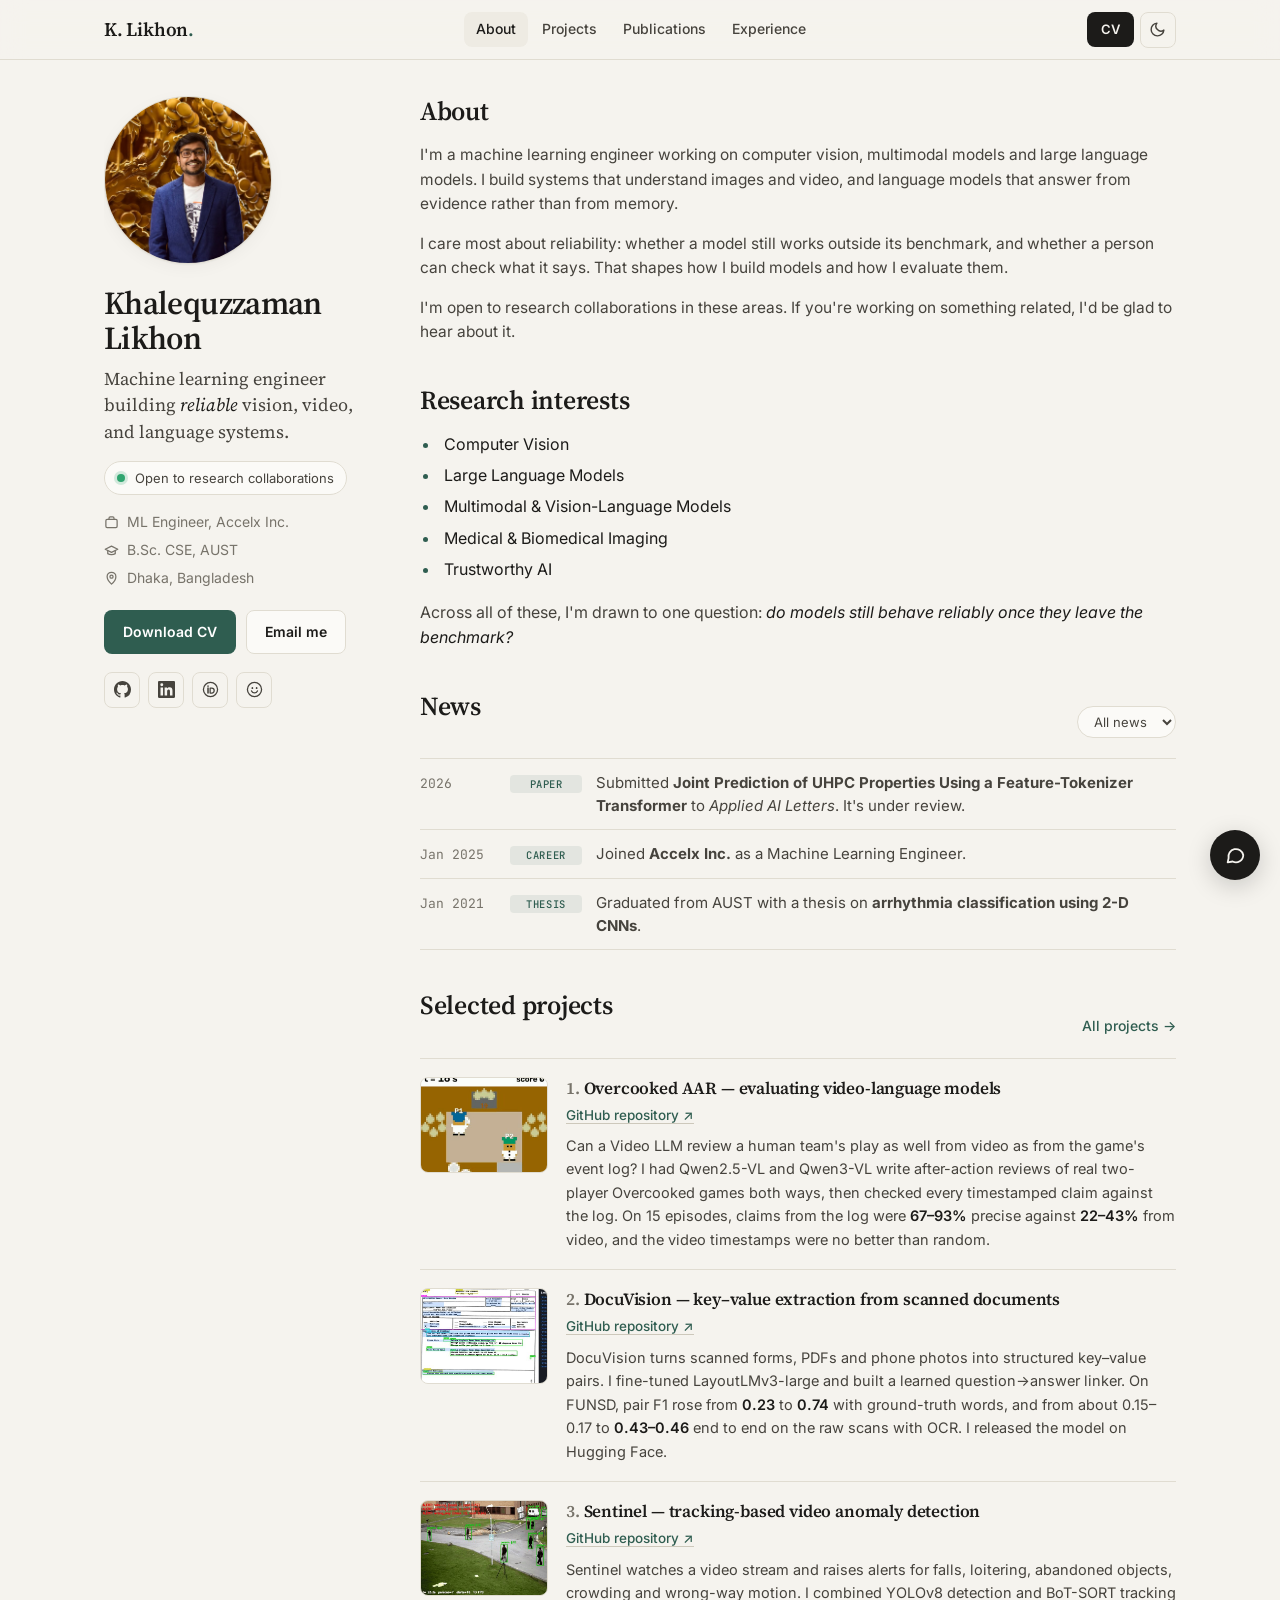
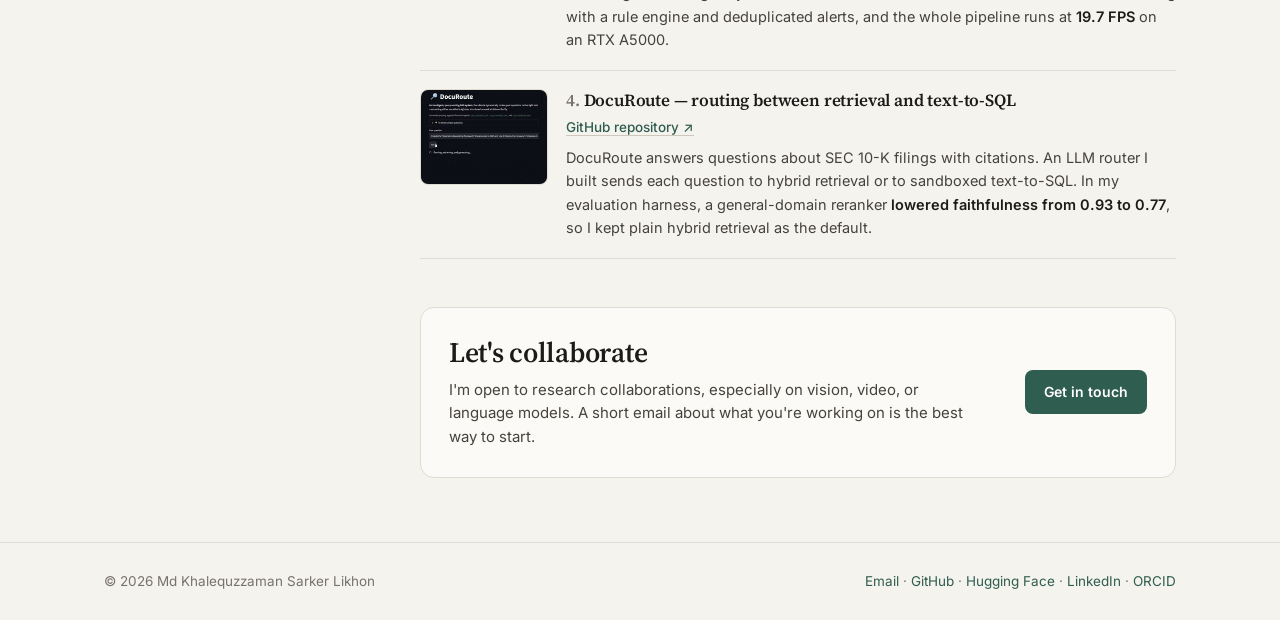
<file: index.html>
<!DOCTYPE html>
<html lang="en" data-theme="light">
<head>
  <meta charset="UTF-8">
  <meta name="viewport" content="width=device-width, initial-scale=1.0">
  <title>Khalequzzaman Likhon — Machine Learning Engineer &amp; Researcher</title>
  <meta name="description" content="Md Khalequzzaman Sarker Likhon is a machine learning engineer at Accelx Inc. working on computer vision, real-time video understanding, large language models, and multimodal learning, with a focus on reliability.">
  <meta name="author" content="Md Khalequzzaman Sarker Likhon">
  <meta name="theme-color" content="#f5f3ee">
  <meta property="og:type" content="profile">
  <meta property="og:title" content="Khalequzzaman Likhon — Machine Learning Engineer &amp; Researcher">
  <meta property="og:description" content="Computer vision, real-time video understanding, LLMs, and multimodal learning, built to be reliable.">
  <meta property="og:image" content="https://khalequzzamanlikhon.github.io/assets/profile.jpg">
  <meta name="twitter:card" content="summary">
  <script>(function(){var t;try{t=localStorage.getItem('theme')}catch(e){}if(!t){t=window.matchMedia&&matchMedia('(prefers-color-scheme: dark)').matches?'dark':'light'}document.documentElement.setAttribute('data-theme',t)})();</script>
  <link rel="stylesheet" href="css/style.css">
  <link rel="icon" href="data:image/svg+xml,<svg xmlns='http://www.w3.org/2000/svg' viewBox='0 0 64 64'><rect width='64' height='64' rx='14' fill='%232f5d50'/><text x='50%' y='54%' dominant-baseline='middle' text-anchor='middle' font-family='Georgia,serif' font-size='30' fill='white'>KL</text></svg>">
  <script type="application/ld+json">
  {
    "@context": "https://schema.org",
    "@type": "Person",
    "name": "Md Khalequzzaman Sarker Likhon",
    "alternateName": "Khalequzzaman Likhon",
    "jobTitle": "Machine Learning Engineer",
    "worksFor": { "@type": "Organization", "name": "Accelx Inc." },
    "alumniOf": { "@type": "CollegeOrUniversity", "name": "Ahsanullah University of Science and Technology" },
    "address": { "@type": "PostalAddress", "addressLocality": "Dhaka", "addressCountry": "BD" },
    "email": "mailto:khalequzzamanlikhon@gmail.com",
    "identifier": "https://orcid.org/0009-0002-7048-0727",
    "sameAs": [
      "https://github.com/khalequzzamanlikhon",
      "https://linkedin.com/in/khalequzzaman-likhon",
      "https://orcid.org/0009-0002-7048-0727",
      "https://huggingface.co/mksl-ai"
    ]
  }
  </script>
</head>
<body>
  <a class="skip-link" href="#main">Skip to content</a>

  <header class="site-nav">
    <nav class="nav-inner" aria-label="Primary">
      <a class="brand" href="index.html">K. Likhon<span>.</span></a>
      <ul class="nav-links">
        <li><a href="index.html" aria-current="page">About</a></li>
        <li><a href="projects.html">Projects</a></li>
        <li><a href="publications.html">Publications</a></li>
        <li><a href="experience.html">Experience</a></li>
        <!-- Writing hidden until the first post is published: <li><a href="blog.html">Writing</a></li> -->
      </ul>
      <div class="nav-actions">
        <a class="btn-cv" href="khalequzzamanlikhon_cv.pdf" target="_blank" rel="noopener">CV</a>
        <button class="icon-btn theme-toggle" type="button" aria-label="Switch theme" aria-pressed="false">
          <svg class="icon-moon" viewBox="0 0 24 24" fill="none" stroke="currentColor" stroke-width="2" stroke-linecap="round" stroke-linejoin="round"><path d="M21 12.8A9 9 0 1 1 11.2 3a7 7 0 0 0 9.8 9.8z"/></svg>
          <svg class="icon-sun" viewBox="0 0 24 24" fill="none" stroke="currentColor" stroke-width="2" stroke-linecap="round"><circle cx="12" cy="12" r="4"/><path d="M12 2v2M12 20v2M4.9 4.9l1.4 1.4M17.7 17.7l1.4 1.4M2 12h2M20 12h2M4.9 19.1l1.4-1.4M17.7 6.3l1.4-1.4"/></svg>
        </button>
        <button class="icon-btn menu-btn" type="button" aria-label="Open menu" aria-expanded="false" aria-controls="mobileMenu">
          <svg viewBox="0 0 24 24" fill="none" stroke="currentColor" stroke-width="2" stroke-linecap="round"><path d="M4 7h16M4 12h16M4 17h16"/></svg>
        </button>
      </div>
    </nav>
  </header>
  <div class="mobile-menu" id="mobileMenu" hidden>
    <ul>
      <li><a href="index.html" aria-current="page">About</a></li>
      <li><a href="projects.html">Projects</a></li>
      <li><a href="publications.html">Publications</a></li>
      <li><a href="experience.html">Experience</a></li>
      <!-- Writing hidden until the first post is published: <li><a href="blog.html">Writing</a></li> -->
      <li><a href="khalequzzamanlikhon_cv.pdf" target="_blank" rel="noopener">CV (PDF)</a></li>
    </ul>
  </div>

  <main id="main" class="home-layout">

    <!-- ============ LEFT: INTRO ============ -->
    <aside class="profile" aria-label="Profile">
      <div class="profile-photo">
        <img src="assets/profile.jpg" alt="Portrait of Khalequzzaman Likhon" width="168" height="168">
      </div>
      <h1>Khalequzzaman Likhon</h1>
      <p class="profile-tagline">Machine learning engineer building <em>reliable</em> vision, video, and language systems.</p>
      <div class="status"><span class="status-dot" aria-hidden="true"></span>Open to research collaborations</div>
      <ul class="profile-meta">
        <li><svg viewBox="0 0 24 24" fill="none" stroke="currentColor" stroke-width="2" stroke-linecap="round" stroke-linejoin="round"><rect x="3" y="7" width="18" height="13" rx="2"/><path d="M8 7V5a2 2 0 0 1 2-2h4a2 2 0 0 1 2 2v2"/></svg>ML Engineer, Accelx Inc.</li>
        <li><svg viewBox="0 0 24 24" fill="none" stroke="currentColor" stroke-width="2" stroke-linecap="round" stroke-linejoin="round"><path d="M22 10 12 5 2 10l10 5 10-5z"/><path d="M6 12v5c3 2 9 2 12 0v-5"/></svg>B.Sc. CSE, AUST</li>
        <li><svg viewBox="0 0 24 24" fill="none" stroke="currentColor" stroke-width="2" stroke-linecap="round" stroke-linejoin="round"><path d="M12 21s-7-6.2-7-12a7 7 0 0 1 14 0c0 5.8-7 12-7 12z"/><circle cx="12" cy="9" r="2.5"/></svg>Dhaka, Bangladesh</li>
      </ul>
      <div class="hero-cta">
        <a class="btn btn-primary" href="khalequzzamanlikhon_cv.pdf" target="_blank" rel="noopener">Download CV</a>
        <a class="btn btn-ghost" href="mailto:khalequzzamanlikhon@gmail.com">Email me</a>
      </div>
      <div class="social">
        <a class="icon-btn" href="https://github.com/khalequzzamanlikhon" target="_blank" rel="noopener" aria-label="GitHub"><svg viewBox="0 0 16 16" fill="currentColor"><path d="M8 0C3.58 0 0 3.58 0 8c0 3.54 2.29 6.53 5.47 7.59.4.07.55-.17.55-.38 0-.19-.01-.82-.01-1.49-2.01.37-2.53-.49-2.69-.94-.09-.23-.48-.94-.82-1.13-.28-.15-.68-.52-.01-.53.63-.01 1.08.58 1.23.82.72 1.21 1.87.87 2.33.66.07-.52.28-.87.51-1.07-1.78-.2-3.64-.89-3.64-3.95 0-.87.31-1.59.82-2.15-.08-.2-.36-1.02.08-2.12 0 0 .67-.21 2.2.82.64-.18 1.32-.27 2-.27.68 0 1.36.09 2 .27 1.53-1.04 2.2-.82 2.2-.82.44 1.1.16 1.92.08 2.12.51.56.82 1.27.82 2.15 0 3.07-1.87 3.75-3.65 3.95.29.25.54.73.54 1.48 0 1.07-.01 1.93-.01 2.2 0 .21.15.46.55.38A8.013 8.013 0 0016 8c0-4.42-3.58-8-8-8z"/></svg></a>
        <a class="icon-btn" href="https://linkedin.com/in/khalequzzaman-likhon" target="_blank" rel="noopener" aria-label="LinkedIn"><svg viewBox="0 0 24 24" fill="currentColor"><path d="M20.45 20.45h-3.56v-5.57c0-1.33-.02-3.04-1.85-3.04-1.85 0-2.14 1.45-2.14 2.94v5.67H9.35V9h3.41v1.56h.05c.48-.9 1.64-1.85 3.37-1.85 3.6 0 4.27 2.37 4.27 5.46v6.28zM5.34 7.43a2.06 2.06 0 1 1 0-4.13 2.06 2.06 0 0 1 0 4.13zM7.12 20.45H3.56V9h3.56v11.45zM22.23 0H1.77C.79 0 0 .77 0 1.73v20.54C0 23.23.79 24 1.77 24h20.45c.98 0 1.78-.77 1.78-1.73V1.73C24 .77 23.2 0 22.22 0z"/></svg></a>
        <a class="icon-btn" href="https://orcid.org/0009-0002-7048-0727" target="_blank" rel="noopener" aria-label="ORCID"><svg viewBox="0 0 24 24" fill="none" stroke="currentColor" stroke-width="1.8"><circle cx="12" cy="12" r="10"/><path d="M8.5 10v7M8.5 7.2v.1" stroke-linecap="round" stroke-width="2.2"/><path d="M11.5 10h2.2a3.5 3.5 0 0 1 0 7h-2.2z" stroke-linejoin="round"/></svg></a>
        <a class="icon-btn" href="https://huggingface.co/mksl-ai" target="_blank" rel="noopener" aria-label="Hugging Face"><svg viewBox="0 0 24 24" fill="none" stroke="currentColor" stroke-width="1.8" stroke-linecap="round" stroke-linejoin="round"><circle cx="12" cy="12" r="10"/><path d="M9 9.8v.4M15 9.8v.4" stroke-width="2.4"/><path d="M7.8 14c.9 1.9 2.4 2.9 4.2 2.9s3.3-1 4.2-2.9"/></svg></a>
      </div>
    </aside>

    <!-- ============ RIGHT: CONTENT ============ -->
    <div class="home-content">

      <section class="section" id="about">
        <h2 class="section-title">About</h2>
        <div class="prose">
          <p>I'm a machine learning engineer working on computer vision, multimodal models and large language models. I build systems that understand images and video, and language models that answer from evidence rather than from memory.</p>

          <p>I care most about reliability: whether a model still works outside its benchmark, and whether a person can check what it says. That shapes how I build models and how I evaluate them.</p>

          <p>I'm open to research collaborations in these areas. If you're working on something related, I'd be glad to hear about it.</p>
        </div>
      </section>

      <section class="section" id="research">
        <h2 class="section-title">Research interests</h2>
        <ul class="interest-list" aria-label="Research areas">
          <li>Computer Vision</li>
          <li>Large Language Models</li>
          <li>Multimodal &amp; Vision-Language Models</li>
          <li>Medical &amp; Biomedical Imaging</li>
          <li>Trustworthy AI</li>
        </ul>
        <p class="research-note">Across all of these, I'm drawn to one question: <em>do models still behave reliably once they leave the benchmark?</em></p>
      </section>

      <section class="section" id="news">
        <div class="section-head">
          <h2 class="section-title">News</h2>
          <select class="select" id="newsFilter" data-filter-list="newsList" aria-label="Filter news">
            <option value="all">All news</option>
            <option value="paper">Papers</option>
            <option value="career">Career</option>
            <option value="thesis">Thesis</option>
          </select>
        </div>
        <ul class="news-list" id="newsList">
          <li class="news-item" data-type="paper">
            <span class="news-date">2026</span>
            <span class="tag">Paper</span>
            <p class="news-text">Submitted <strong>Joint Prediction of UHPC Properties Using a Feature-Tokenizer Transformer</strong> to <em>Applied AI Letters</em>. It's under review.</p>
          </li>
          <li class="news-item" data-type="career">
            <span class="news-date">Jan 2025</span>
            <span class="tag">Career</span>
            <p class="news-text">Joined <strong>Accelx Inc.</strong> as a Machine Learning Engineer.</p>
          </li>
          <li class="news-item" data-type="thesis">
            <span class="news-date">Jan 2021</span>
            <span class="tag">Thesis</span>
            <p class="news-text">Graduated from AUST with a thesis on <strong>arrhythmia classification using 2-D CNNs</strong>.</p>
          </li>
        </ul>
      </section>

      <section class="section" id="work">
        <div class="section-head">
          <h2 class="section-title">Selected projects</h2>
          <a class="link-arrow" href="projects.html">All projects →</a>
        </div>

        <ol class="project-list project-list-compact">
          <li class="project-row reveal">
            <a class="project-thumb" href="projects.html#overcooked" tabindex="-1" aria-hidden="true"><img src="assets/projects/overcooked.jpg" alt="" width="480" height="360" loading="lazy"></a>
            <div class="project-body">
              <h3><span class="project-num">1.</span> <a href="projects.html#overcooked">Overcooked AAR — evaluating video-language models</a></h3>
              <a class="repo-link" href="https://github.com/khalequzzamanlikhon/overcooked_AAR" target="_blank" rel="noopener">GitHub repository ↗</a>
              <p>Can a Video LLM review a human team's play as well from video as from the game's event log? I had Qwen2.5-VL and Qwen3-VL write after-action reviews of real two-player Overcooked games both ways, then checked every timestamped claim against the log. On 15 episodes, claims from the log were <strong>67–93%</strong> precise against <strong>22–43%</strong> from video, and the video timestamps were no better than random.</p>
            </div>
          </li>
          <li class="project-row reveal">
            <a class="project-thumb" href="projects.html#docuvision" tabindex="-1" aria-hidden="true"><img src="assets/projects/docuvision.jpg" alt="" width="480" height="360" loading="lazy"></a>
            <div class="project-body">
              <h3><span class="project-num">2.</span> <a href="projects.html#docuvision">DocuVision — key–value extraction from scanned documents</a></h3>
              <a class="repo-link" href="https://github.com/khalequzzamanlikhon/docuvision" target="_blank" rel="noopener">GitHub repository ↗</a>
              <p>DocuVision turns scanned forms, PDFs and phone photos into structured key–value pairs. I fine-tuned LayoutLMv3-large and built a learned question→answer linker. On FUNSD, pair F1 rose from <strong>0.23</strong> to <strong>0.74</strong> with ground-truth words, and from about 0.15–0.17 to <strong>0.43–0.46</strong> end to end on the raw scans with OCR. I released the model on Hugging Face.</p>
            </div>
          </li>
          <li class="project-row reveal">
            <a class="project-thumb" href="projects.html#sentinel" tabindex="-1" aria-hidden="true"><img src="assets/projects/sentinel.jpg" alt="" width="480" height="360" loading="lazy"></a>
            <div class="project-body">
              <h3><span class="project-num">3.</span> <a href="projects.html#sentinel">Sentinel — tracking-based video anomaly detection</a></h3>
              <a class="repo-link" href="https://github.com/khalequzzamanlikhon/sentinel-video-anomaly-detection" target="_blank" rel="noopener">GitHub repository ↗</a>
              <p>Sentinel watches a video stream and raises alerts for falls, loitering, abandoned objects, crowding and wrong-way motion. I combined YOLOv8 detection and BoT-SORT tracking with a rule engine and deduplicated alerts, and the whole pipeline runs at <strong>19.7 FPS</strong> on an RTX A5000.</p>
            </div>
          </li>
          <li class="project-row reveal">
            <a class="project-thumb" href="projects.html#docuroute" tabindex="-1" aria-hidden="true"><img src="assets/projects/docuroute.jpg" alt="" width="480" height="360" loading="lazy"></a>
            <div class="project-body">
              <h3><span class="project-num">4.</span> <a href="projects.html#docuroute">DocuRoute — routing between retrieval and text-to-SQL</a></h3>
              <a class="repo-link" href="https://github.com/khalequzzamanlikhon/DocuRoute" target="_blank" rel="noopener">GitHub repository ↗</a>
              <p>DocuRoute answers questions about SEC 10-K filings with citations. An LLM router I built sends each question to hybrid retrieval or to sandboxed text-to-SQL. In my evaluation harness, a general-domain reranker <strong>lowered faithfulness from 0.93 to 0.77</strong>, so I kept plain hybrid retrieval as the default.</p>
            </div>
          </li>
        </ol>
      </section>

      <section id="contact">
        <div class="contact reveal">
          <div>
            <h2>Let's collaborate</h2>
            <p>I'm open to research collaborations, especially on vision, video, or language models. A short email about what you're working on is the best way to start.</p>
          </div>
          <div class="hero-cta">
            <a class="btn btn-primary" href="mailto:khalequzzamanlikhon@gmail.com">Get in touch</a>
          </div>
        </div>
      </section>
    </div>
  </main>

  <footer class="site-footer">
    <div class="footer-inner">
      <p>© <span id="year">2026</span> Md Khalequzzaman Sarker Likhon</p>
      <p><a href="mailto:khalequzzamanlikhon@gmail.com">Email</a> · <a href="https://github.com/khalequzzamanlikhon" target="_blank" rel="noopener">GitHub</a> · <a href="https://huggingface.co/mksl-ai" target="_blank" rel="noopener">Hugging Face</a> · <a href="https://linkedin.com/in/khalequzzaman-likhon" target="_blank" rel="noopener">LinkedIn</a> · <a href="https://orcid.org/0009-0002-7048-0727" target="_blank" rel="noopener">ORCID</a></p>
    </div>
  </footer>

  <script src="js/main.js"></script>
  <script data-goatcounter="https://khalequzzamanlikhon.goatcounter.com/count" async src="//gc.zgo.at/count.js"></script>
</body>
</html>
</file>
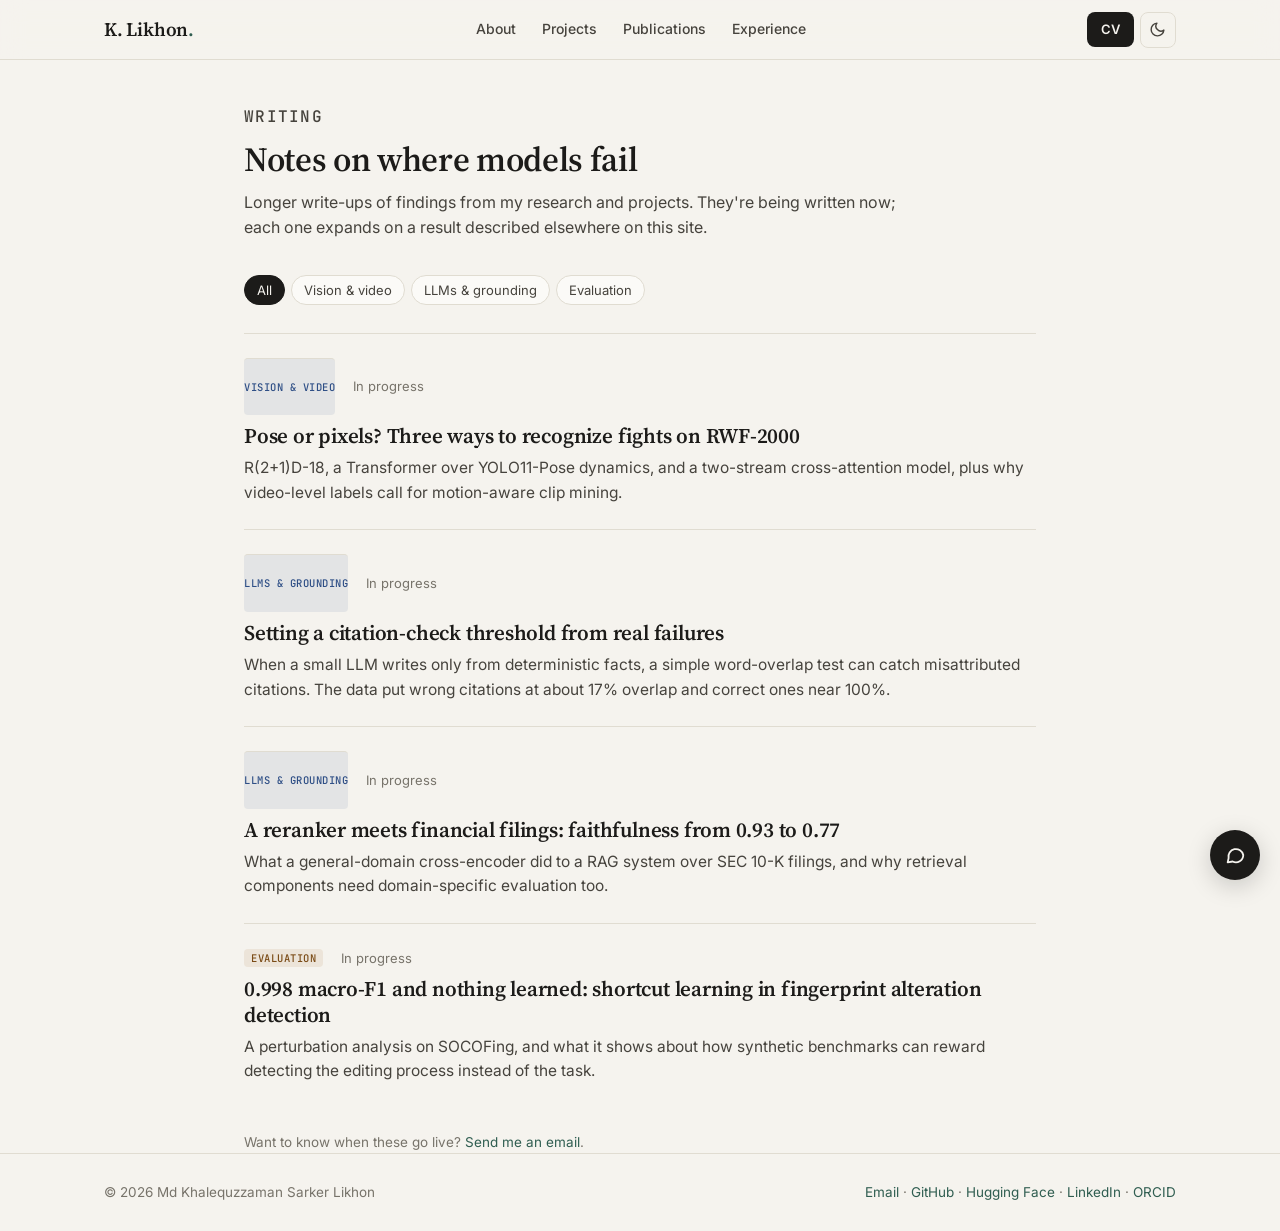
<file: blog.html>
<!DOCTYPE html>
<html lang="en" data-theme="light">
<head>
  <meta charset="UTF-8">
  <meta name="viewport" content="width=device-width, initial-scale=1.0">
  <title>Writing — Khalequzzaman Likhon</title>
  <meta name="description" content="Research notes by Khalequzzaman Likhon on zero-shot vision-language models under deployment shift, pose-based video recognition, citation grounding, and shortcut learning.">
  <meta name="author" content="Md Khalequzzaman Sarker Likhon">
  <meta name="theme-color" content="#f5f3ee">
  <script>(function(){var t;try{t=localStorage.getItem('theme')}catch(e){}if(!t){t=window.matchMedia&&matchMedia('(prefers-color-scheme: dark)').matches?'dark':'light'}document.documentElement.setAttribute('data-theme',t)})();</script>
  <link rel="stylesheet" href="css/style.css">
  <link rel="icon" href="data:image/svg+xml,<svg xmlns='http://www.w3.org/2000/svg' viewBox='0 0 64 64'><rect width='64' height='64' rx='14' fill='%232f5d50'/><text x='50%' y='54%' dominant-baseline='middle' text-anchor='middle' font-family='Georgia,serif' font-size='30' fill='white'>KL</text></svg>">
</head>
<body>
  <a class="skip-link" href="#main">Skip to content</a>

  <header class="site-nav">
    <nav class="nav-inner" aria-label="Primary">
      <a class="brand" href="index.html">K. Likhon<span>.</span></a>
      <ul class="nav-links">
        <li><a href="index.html">About</a></li>
        <li><a href="projects.html">Projects</a></li>
        <li><a href="publications.html">Publications</a></li>
        <li><a href="experience.html">Experience</a></li>
        <!-- Writing hidden until the first post is published: <li><a href="blog.html" aria-current="page">Writing</a></li> -->
      </ul>
      <div class="nav-actions">
        <a class="btn-cv" href="khalequzzamanlikhon_cv.pdf" target="_blank" rel="noopener">CV</a>
        <button class="icon-btn theme-toggle" type="button" aria-label="Switch theme" aria-pressed="false">
          <svg class="icon-moon" viewBox="0 0 24 24" fill="none" stroke="currentColor" stroke-width="2" stroke-linecap="round" stroke-linejoin="round"><path d="M21 12.8A9 9 0 1 1 11.2 3a7 7 0 0 0 9.8 9.8z"/></svg>
          <svg class="icon-sun" viewBox="0 0 24 24" fill="none" stroke="currentColor" stroke-width="2" stroke-linecap="round"><circle cx="12" cy="12" r="4"/><path d="M12 2v2M12 20v2M4.9 4.9l1.4 1.4M17.7 17.7l1.4 1.4M2 12h2M20 12h2M4.9 19.1l1.4-1.4M17.7 6.3l1.4-1.4"/></svg>
        </button>
        <button class="icon-btn menu-btn" type="button" aria-label="Open menu" aria-expanded="false" aria-controls="mobileMenu">
          <svg viewBox="0 0 24 24" fill="none" stroke="currentColor" stroke-width="2" stroke-linecap="round"><path d="M4 7h16M4 12h16M4 17h16"/></svg>
        </button>
      </div>
    </nav>
  </header>
  <div class="mobile-menu" id="mobileMenu" hidden>
    <ul>
      <li><a href="index.html">About</a></li>
      <li><a href="projects.html">Projects</a></li>
      <li><a href="publications.html">Publications</a></li>
      <li><a href="experience.html">Experience</a></li>
      <!-- Writing hidden until the first post is published: <li><a href="blog.html" aria-current="page">Writing</a></li> -->
      <li><a href="khalequzzamanlikhon_cv.pdf" target="_blank" rel="noopener">CV (PDF)</a></li>
    </ul>
  </div>

  <main id="main" class="container">
    <header class="page-header">
      <p class="eyebrow">Writing</p>
      <h1>Notes on where models fail</h1>
      <p>Longer write-ups of findings from my research and projects. They're being written now; each one expands on a result described elsewhere on this site.</p>
    </header>

    <div class="filter-bar" data-filter-for="postList">
      <button class="chip" type="button" data-filter="all" aria-pressed="true">All</button>
      <button class="chip" type="button" data-filter="cv" aria-pressed="false">Vision &amp; video</button>
      <button class="chip" type="button" data-filter="llm" aria-pressed="false">LLMs &amp; grounding</button>
      <button class="chip" type="button" data-filter="eval" aria-pressed="false">Evaluation</button>
    </div>

    <div id="postList" style="margin-top:28px">
      <article class="post reveal" data-type="cv">
        <div class="post-meta"><span class="tag project">Vision &amp; video</span><span>In progress</span></div>
        <h3>Pose or pixels? Three ways to recognize fights on RWF-2000</h3>
        <p>R(2+1)D-18, a Transformer over YOLO11-Pose dynamics, and a two-stream cross-attention model, plus why video-level labels call for motion-aware clip mining.</p>
      </article>

      <article class="post reveal" data-type="llm">
        <div class="post-meta"><span class="tag project">LLMs &amp; grounding</span><span>In progress</span></div>
        <h3>Setting a citation-check threshold from real failures</h3>
        <p>When a small LLM writes only from deterministic facts, a simple word-overlap test can catch misattributed citations. The data put wrong citations at about 17% overlap and correct ones near 100%.</p>
      </article>

      <article class="post reveal" data-type="llm eval">
        <div class="post-meta"><span class="tag project">LLMs &amp; grounding</span><span>In progress</span></div>
        <h3>A reranker meets financial filings: faithfulness from 0.93 to 0.77</h3>
        <p>What a general-domain cross-encoder did to a RAG system over SEC 10-K filings, and why retrieval components need domain-specific evaluation too.</p>
      </article>

      <article class="post reveal" data-type="eval">
        <div class="post-meta"><span class="tag research">Evaluation</span><span>In progress</span></div>
        <h3>0.998 macro-F1 and nothing learned: shortcut learning in fingerprint alteration detection</h3>
        <p>A perturbation analysis on SOCOFing, and what it shows about how synthetic benchmarks can reward detecting the editing process instead of the task.</p>
      </article>
    </div>

    <p class="note">Want to know when these go live? <a href="mailto:khalequzzamanlikhon@gmail.com?subject=Writing%20updates">Send me an email</a>.</p>
  </main>

  <footer class="site-footer">
    <div class="footer-inner">
      <p>© <span id="year">2026</span> Md Khalequzzaman Sarker Likhon</p>
      <p><a href="mailto:khalequzzamanlikhon@gmail.com">Email</a> · <a href="https://github.com/khalequzzamanlikhon" target="_blank" rel="noopener">GitHub</a> · <a href="https://huggingface.co/mksl-ai" target="_blank" rel="noopener">Hugging Face</a> · <a href="https://linkedin.com/in/khalequzzaman-likhon" target="_blank" rel="noopener">LinkedIn</a> · <a href="https://orcid.org/0009-0002-7048-0727" target="_blank" rel="noopener">ORCID</a></p>
    </div>
  </footer>

  <script src="js/main.js"></script>
  <script data-goatcounter="https://khalequzzamanlikhon.goatcounter.com/count" async src="//gc.zgo.at/count.js"></script>
</body>
</html>
</file>
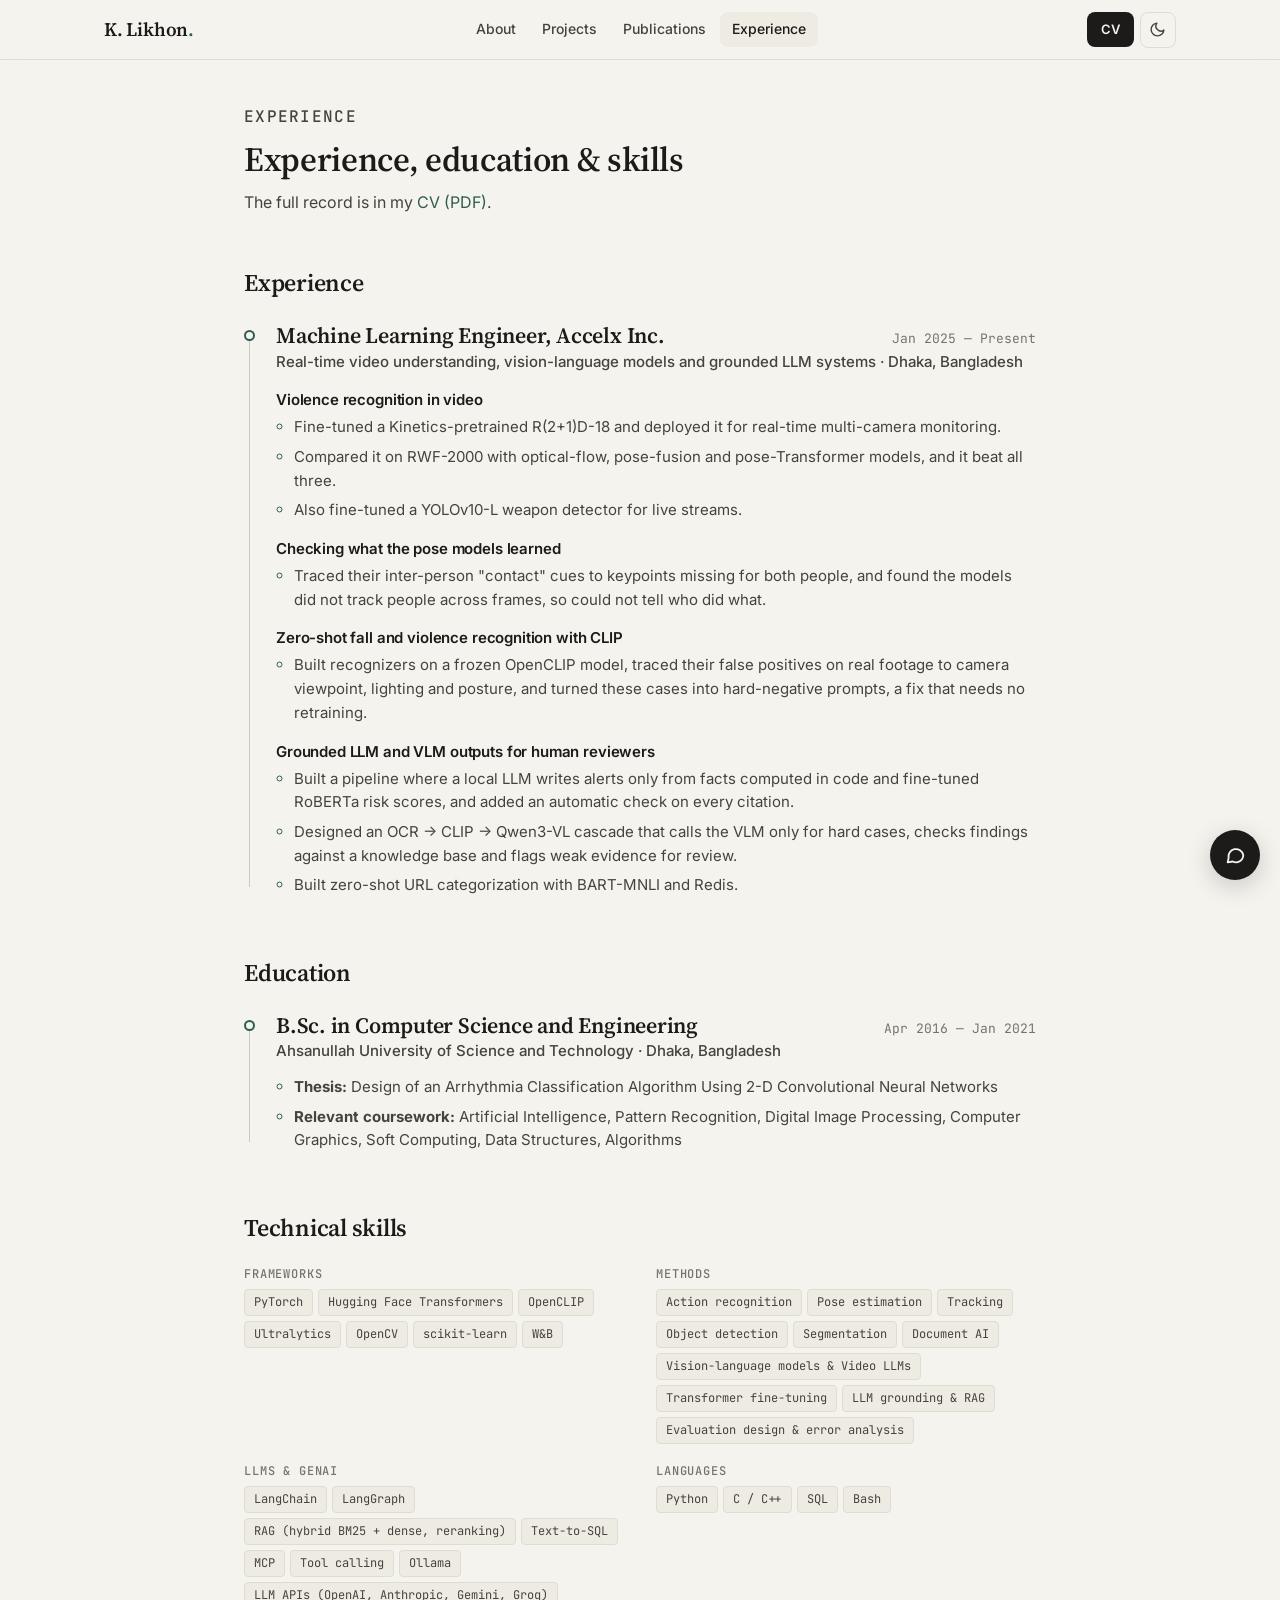
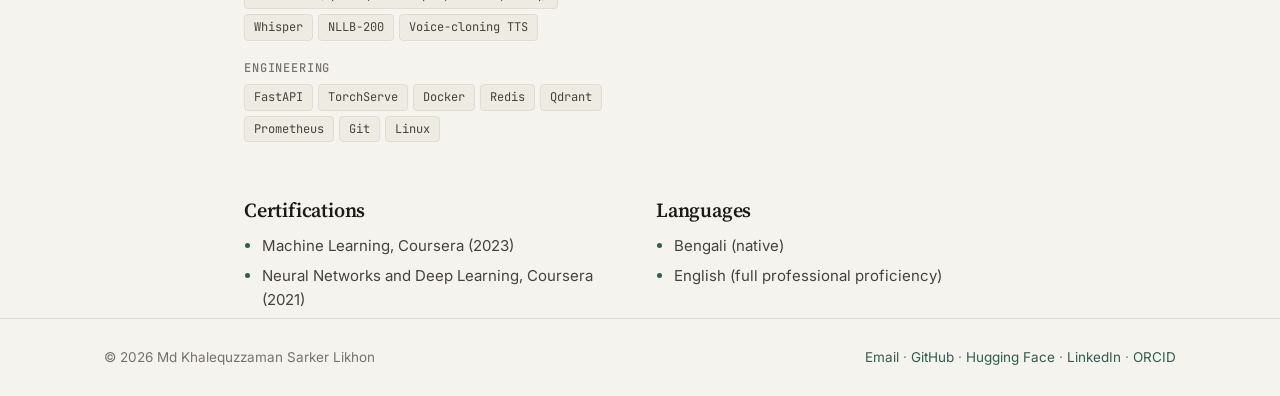
<file: experience.html>
<!DOCTYPE html>
<html lang="en" data-theme="light">
<head>
  <meta charset="UTF-8">
  <meta name="viewport" content="width=device-width, initial-scale=1.0">
  <title>Experience — Khalequzzaman Likhon</title>
  <meta name="description" content="Experience, education, skills, teaching, and certifications of Md Khalequzzaman Sarker Likhon, Machine Learning Engineer at Accelx Inc.">
  <meta name="author" content="Md Khalequzzaman Sarker Likhon">
  <meta name="theme-color" content="#f5f3ee">
  <script>(function(){var t;try{t=localStorage.getItem('theme')}catch(e){}if(!t){t=window.matchMedia&&matchMedia('(prefers-color-scheme: dark)').matches?'dark':'light'}document.documentElement.setAttribute('data-theme',t)})();</script>
  <link rel="stylesheet" href="css/style.css">
  <link rel="icon" href="data:image/svg+xml,<svg xmlns='http://www.w3.org/2000/svg' viewBox='0 0 64 64'><rect width='64' height='64' rx='14' fill='%232f5d50'/><text x='50%' y='54%' dominant-baseline='middle' text-anchor='middle' font-family='Georgia,serif' font-size='30' fill='white'>KL</text></svg>">
</head>
<body>
  <a class="skip-link" href="#main">Skip to content</a>

  <header class="site-nav">
    <nav class="nav-inner" aria-label="Primary">
      <a class="brand" href="index.html">K. Likhon<span>.</span></a>
      <ul class="nav-links">
        <li><a href="index.html">About</a></li>
        <li><a href="projects.html">Projects</a></li>
        <li><a href="publications.html">Publications</a></li>
        <li><a href="experience.html" aria-current="page">Experience</a></li>
        <!-- Writing hidden until the first post is published: <li><a href="blog.html">Writing</a></li> -->
      </ul>
      <div class="nav-actions">
        <a class="btn-cv" href="khalequzzamanlikhon_cv.pdf" target="_blank" rel="noopener">CV</a>
        <button class="icon-btn theme-toggle" type="button" aria-label="Switch theme" aria-pressed="false">
          <svg class="icon-moon" viewBox="0 0 24 24" fill="none" stroke="currentColor" stroke-width="2" stroke-linecap="round" stroke-linejoin="round"><path d="M21 12.8A9 9 0 1 1 11.2 3a7 7 0 0 0 9.8 9.8z"/></svg>
          <svg class="icon-sun" viewBox="0 0 24 24" fill="none" stroke="currentColor" stroke-width="2" stroke-linecap="round"><circle cx="12" cy="12" r="4"/><path d="M12 2v2M12 20v2M4.9 4.9l1.4 1.4M17.7 17.7l1.4 1.4M2 12h2M20 12h2M4.9 19.1l1.4-1.4M17.7 6.3l1.4-1.4"/></svg>
        </button>
        <button class="icon-btn menu-btn" type="button" aria-label="Open menu" aria-expanded="false" aria-controls="mobileMenu">
          <svg viewBox="0 0 24 24" fill="none" stroke="currentColor" stroke-width="2" stroke-linecap="round"><path d="M4 7h16M4 12h16M4 17h16"/></svg>
        </button>
      </div>
    </nav>
  </header>
  <div class="mobile-menu" id="mobileMenu" hidden>
    <ul>
      <li><a href="index.html">About</a></li>
      <li><a href="projects.html">Projects</a></li>
      <li><a href="publications.html">Publications</a></li>
      <li><a href="experience.html" aria-current="page">Experience</a></li>
      <!-- Writing hidden until the first post is published: <li><a href="blog.html">Writing</a></li> -->
      <li><a href="khalequzzamanlikhon_cv.pdf" target="_blank" rel="noopener">CV (PDF)</a></li>
    </ul>
  </div>

  <main id="main" class="container">
    <header class="page-header">
      <p class="eyebrow">Experience</p>
      <h1>Experience, education &amp; skills</h1>
      <p>The full record is in my <a href="khalequzzamanlikhon_cv.pdf" target="_blank" rel="noopener">CV (PDF)</a>.</p>
    </header>

    <section class="section" style="padding-top:48px">
      <h2 class="section-title" style="font-size:24px;margin-bottom:24px">Experience</h2>
      <ol class="timeline">
        <li class="tl-item">
          <div class="tl-head">
            <h3>Machine Learning Engineer, Accelx Inc.</h3>
            <span class="tl-date">Jan 2025 — Present</span>
          </div>
          <p class="tl-org">Real-time video understanding, vision-language models and grounded LLM systems · Dhaka, Bangladesh</p>

          <div class="subsystem">
            <h4>Violence recognition in video</h4>
            <ul>
              <li>Fine-tuned a Kinetics-pretrained R(2+1)D-18 and deployed it for real-time multi-camera monitoring.</li>
              <li>Compared it on RWF-2000 with optical-flow, pose-fusion and pose-Transformer models, and it beat all three.</li>
              <li>Also fine-tuned a YOLOv10-L weapon detector for live streams.</li>
            </ul>
          </div>

          <div class="subsystem">
            <h4>Checking what the pose models learned</h4>
            <ul>
              <li>Traced their inter-person "contact" cues to keypoints missing for both people, and found the models did not track people across frames, so could not tell who did what.</li>
            </ul>
          </div>

          <div class="subsystem">
            <h4>Zero-shot fall and violence recognition with CLIP</h4>
            <ul>
              <li>Built recognizers on a frozen OpenCLIP model, traced their false positives on real footage to camera viewpoint, lighting and posture, and turned these cases into hard-negative prompts, a fix that needs no retraining.</li>
            </ul>
          </div>

          <div class="subsystem">
            <h4>Grounded LLM and VLM outputs for human reviewers</h4>
            <ul>
              <li>Built a pipeline where a local LLM writes alerts only from facts computed in code and fine-tuned RoBERTa risk scores, and added an automatic check on every citation.</li>
              <li>Designed an OCR → CLIP → Qwen3-VL cascade that calls the VLM only for hard cases, checks findings against a knowledge base and flags weak evidence for review.</li>
              <li>Built zero-shot URL categorization with BART-MNLI and Redis.</li>
            </ul>
          </div>
        </li>
      </ol>
    </section>

    <section class="section" style="padding-top:56px">
      <h2 class="section-title" style="font-size:24px;margin-bottom:24px">Education</h2>
      <ol class="timeline">
        <li class="tl-item">
          <div class="tl-head">
            <h3>B.Sc. in Computer Science and Engineering</h3>
            <span class="tl-date">Apr 2016 — Jan 2021</span>
          </div>
          <p class="tl-org">Ahsanullah University of Science and Technology · Dhaka, Bangladesh</p>
          <ul class="plain-list">
            <li><strong>Thesis:</strong> Design of an Arrhythmia Classification Algorithm Using 2-D Convolutional Neural Networks</li>
            <li><strong>Relevant coursework:</strong> Artificial Intelligence, Pattern Recognition, Digital Image Processing, Computer Graphics, Soft Computing, Data Structures, Algorithms</li>
          </ul>
        </li>
      </ol>
    </section>

    <section class="section" style="padding-top:56px">
      <h2 class="section-title" style="font-size:24px;margin-bottom:24px">Technical skills</h2>
      <div class="skills">
        <div class="skill-cat">
          <h4>Frameworks</h4>
          <div class="stack"><span>PyTorch</span><span>Hugging Face Transformers</span><span>OpenCLIP</span><span>Ultralytics</span><span>OpenCV</span><span>scikit-learn</span><span>W&amp;B</span></div>
        </div>
        <div class="skill-cat">
          <h4>Methods</h4>
          <div class="stack"><span>Action recognition</span><span>Pose estimation</span><span>Tracking</span><span>Object detection</span><span>Segmentation</span><span>Document AI</span><span>Vision-language models &amp; Video LLMs</span><span>Transformer fine-tuning</span><span>LLM grounding &amp; RAG</span><span>Evaluation design &amp; error analysis</span></div>
        </div>
        <div class="skill-cat">
          <h4>LLMs &amp; GenAI</h4>
          <div class="stack"><span>LangChain</span><span>LangGraph</span><span>RAG (hybrid BM25 + dense, reranking)</span><span>Text-to-SQL</span><span>MCP</span><span>Tool calling</span><span>Ollama</span><span>LLM APIs (OpenAI, Anthropic, Gemini, Groq)</span><span>Whisper</span><span>NLLB-200</span><span>Voice-cloning TTS</span></div>
        </div>
        <div class="skill-cat">
          <h4>Languages</h4>
          <div class="stack"><span>Python</span><span>C / C++</span><span>SQL</span><span>Bash</span></div>
        </div>
        <div class="skill-cat">
          <h4>Engineering</h4>
          <div class="stack"><span>FastAPI</span><span>TorchServe</span><span>Docker</span><span>Redis</span><span>Qdrant</span><span>Prometheus</span><span>Git</span><span>Linux</span></div>
        </div>
      </div>
    </section>

    <section class="section two-col" style="padding-top:56px">
      <div class="mini">
        <h3>Certifications</h3>
        <ul class="plain-list">
          <li>Machine Learning, Coursera (2023)</li>
          <li>Neural Networks and Deep Learning, Coursera (2021)</li>
        </ul>
      </div>
      <div class="mini">
        <h3>Languages</h3>
        <ul class="plain-list">
          <li>Bengali (native)</li>
          <li>English (full professional proficiency)</li>
        </ul>
      </div>
    </section>
  </main>

  <footer class="site-footer">
    <div class="footer-inner">
      <p>© <span id="year">2026</span> Md Khalequzzaman Sarker Likhon</p>
      <p><a href="mailto:khalequzzamanlikhon@gmail.com">Email</a> · <a href="https://github.com/khalequzzamanlikhon" target="_blank" rel="noopener">GitHub</a> · <a href="https://huggingface.co/mksl-ai" target="_blank" rel="noopener">Hugging Face</a> · <a href="https://linkedin.com/in/khalequzzaman-likhon" target="_blank" rel="noopener">LinkedIn</a> · <a href="https://orcid.org/0009-0002-7048-0727" target="_blank" rel="noopener">ORCID</a></p>
    </div>
  </footer>

  <script src="js/main.js"></script>
  <script data-goatcounter="https://khalequzzamanlikhon.goatcounter.com/count" async src="//gc.zgo.at/count.js"></script>
</body>
</html>
</file>
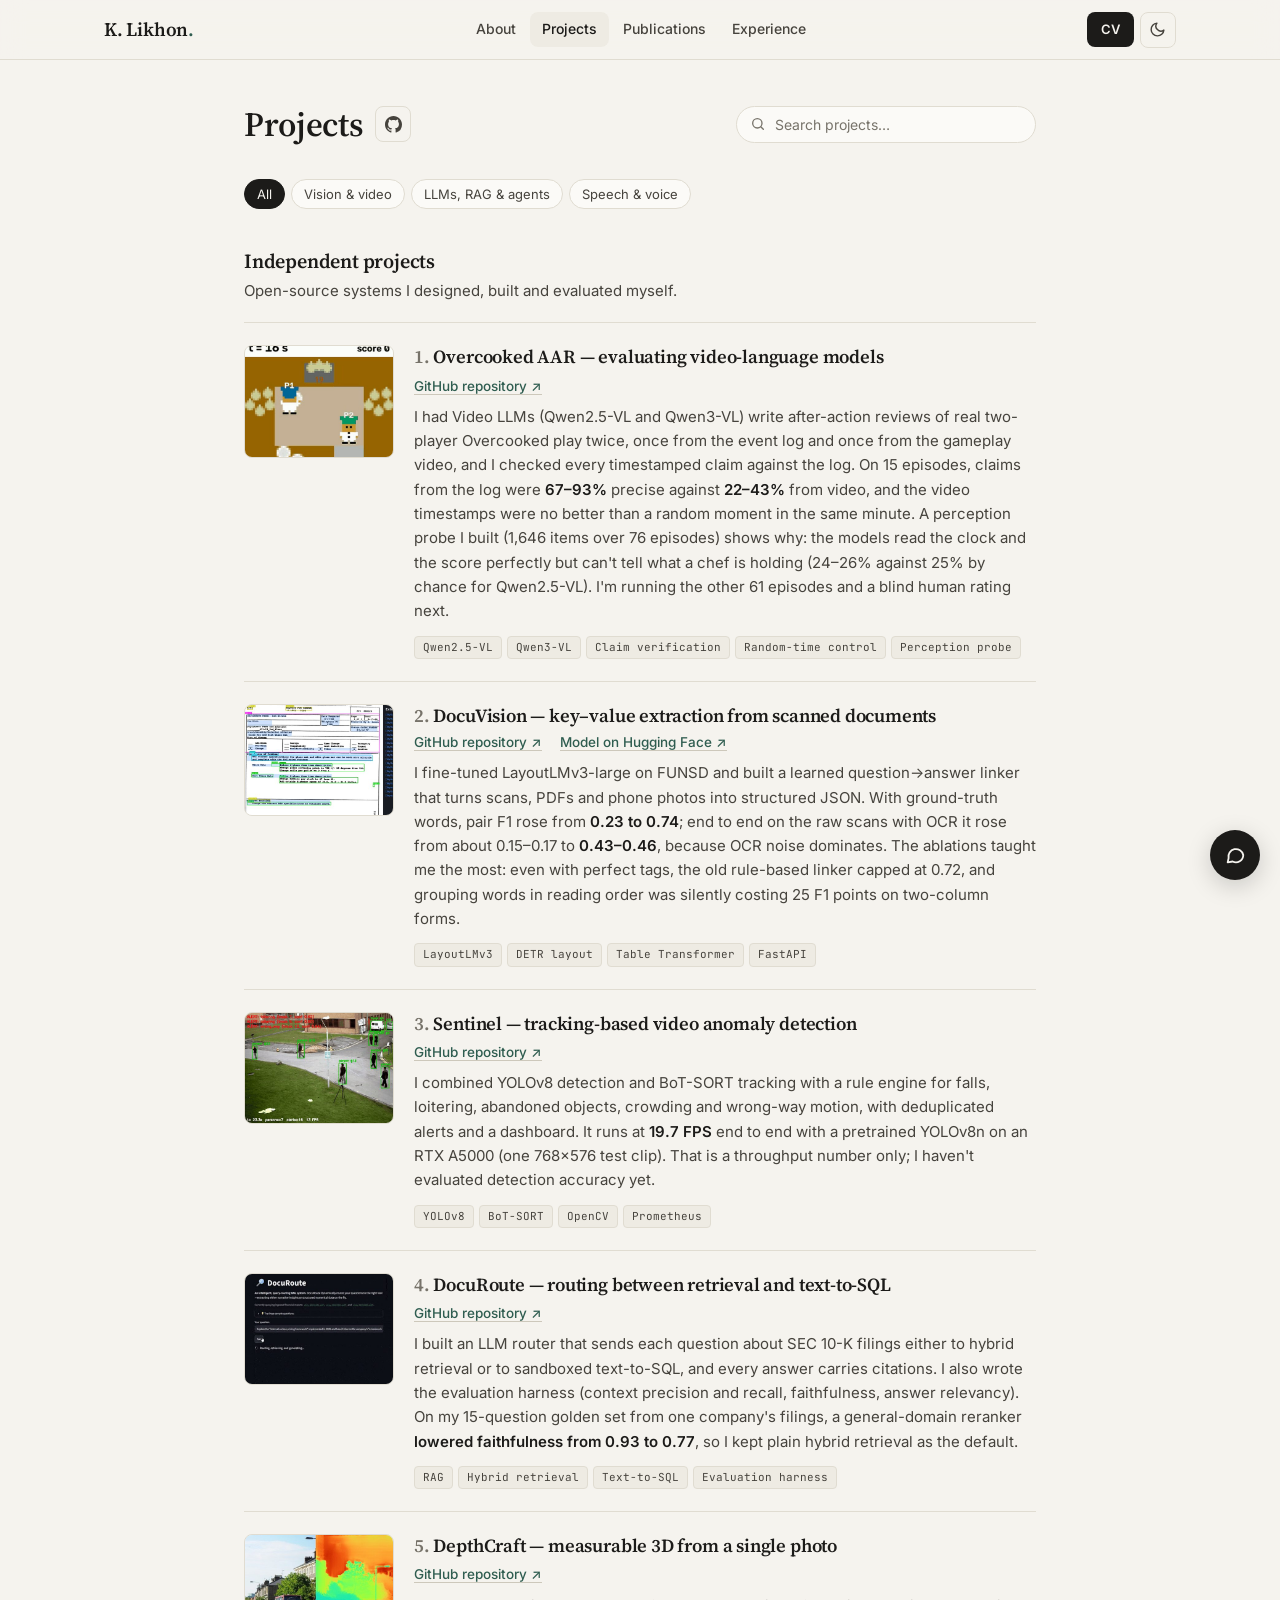
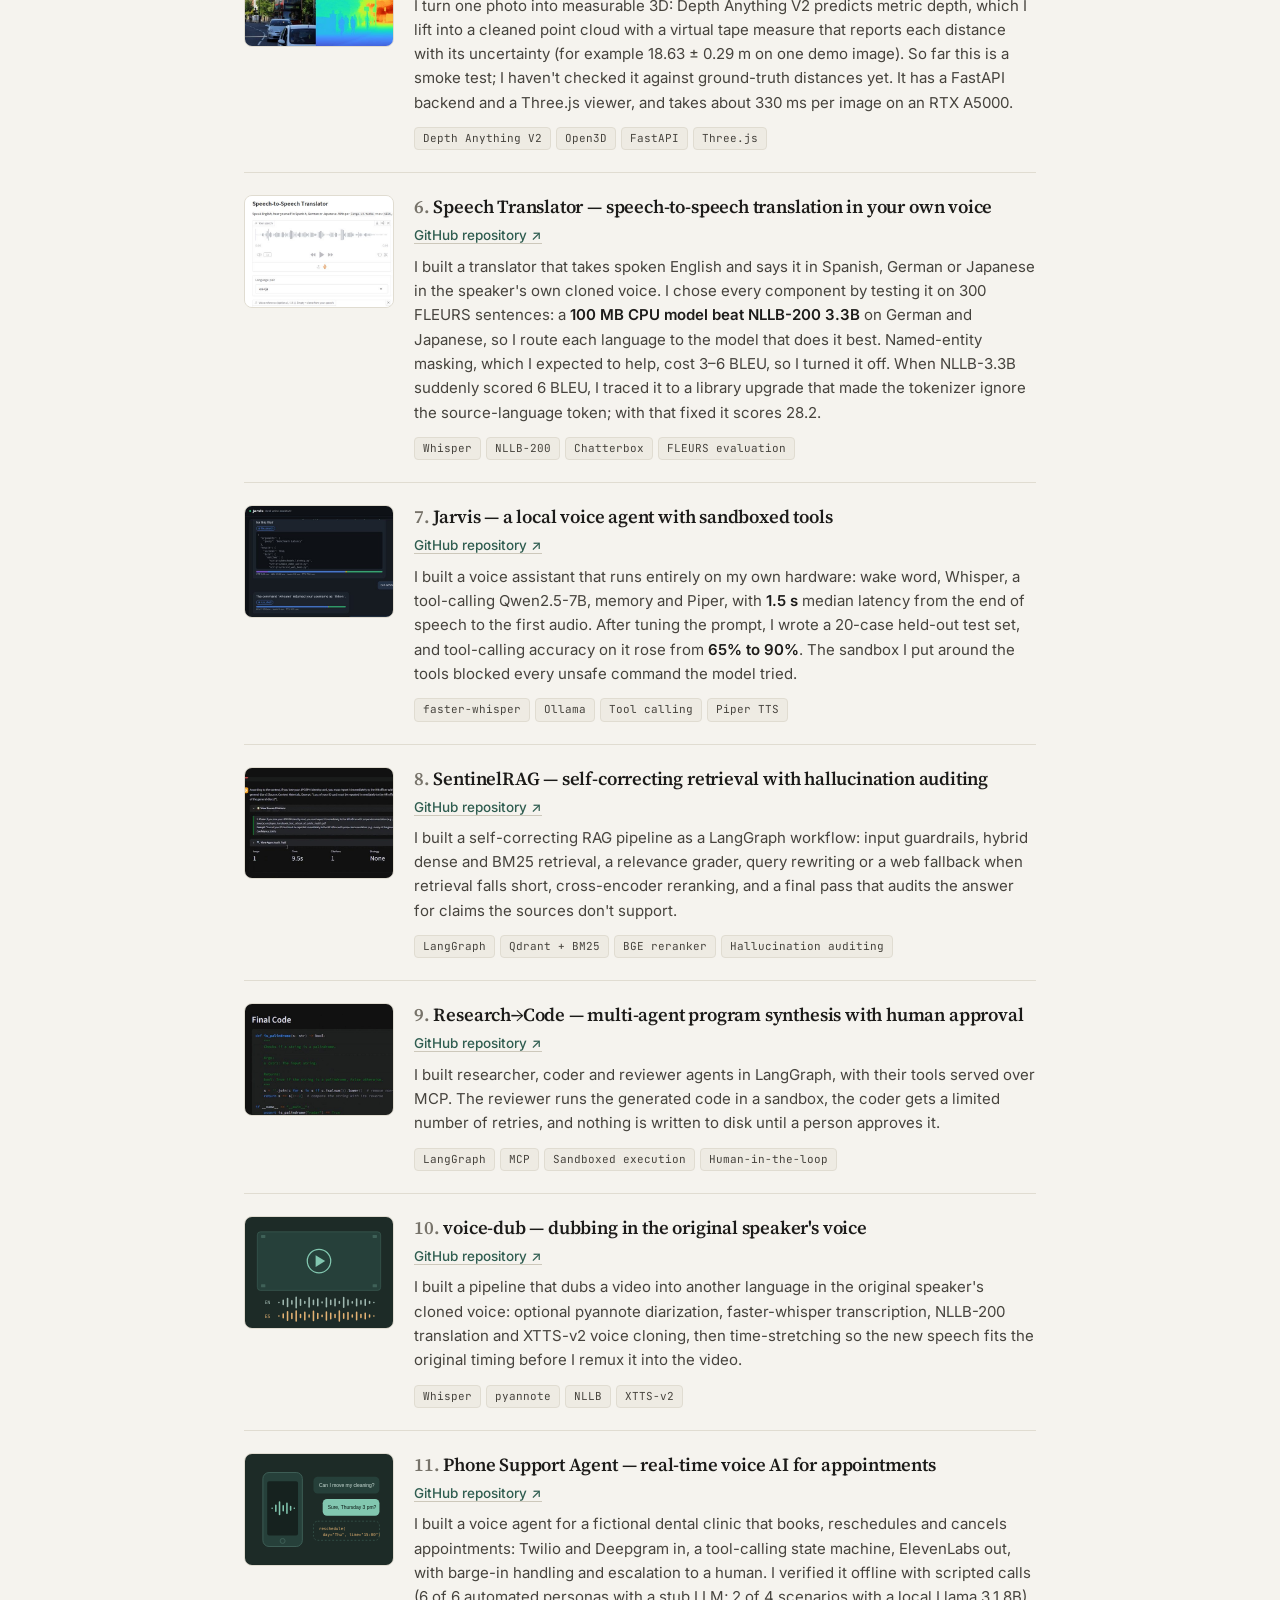
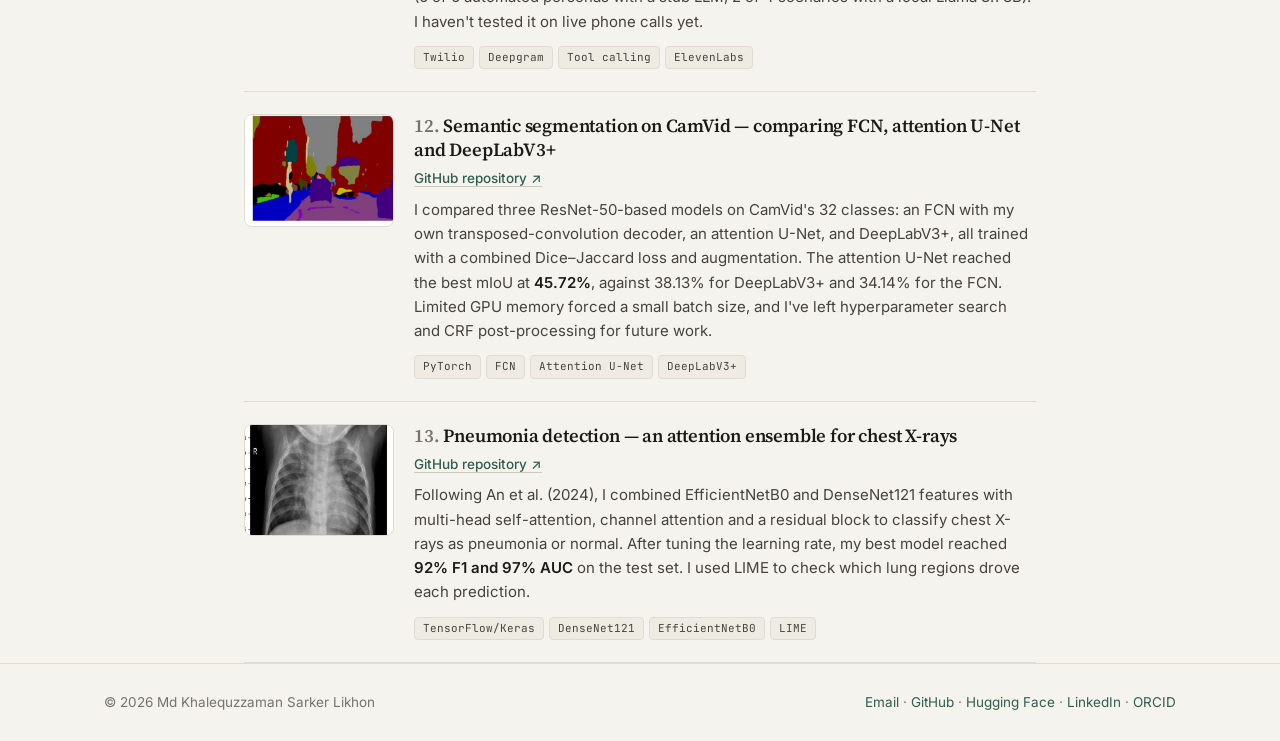
<file: projects.html>
<!DOCTYPE html>
<html lang="en" data-theme="light">
<head>
  <meta charset="UTF-8">
  <meta name="viewport" content="width=device-width, initial-scale=1.0">
  <title>Projects — Khalequzzaman Likhon</title>
  <meta name="description" content="Independent projects by Khalequzzaman Likhon: evaluating Video LLMs, document understanding with LayoutLMv3, speech-to-speech translation, local voice agents, agentic retrieval, multi-agent systems, video anomaly detection, 3D depth, semantic segmentation and medical imaging.">
  <meta name="author" content="Md Khalequzzaman Sarker Likhon">
  <meta name="theme-color" content="#f5f3ee">
  <script>(function(){var t;try{t=localStorage.getItem('theme')}catch(e){}if(!t){t=window.matchMedia&&matchMedia('(prefers-color-scheme: dark)').matches?'dark':'light'}document.documentElement.setAttribute('data-theme',t)})();</script>
  <link rel="stylesheet" href="css/style.css">
  <link rel="icon" href="data:image/svg+xml,<svg xmlns='http://www.w3.org/2000/svg' viewBox='0 0 64 64'><rect width='64' height='64' rx='14' fill='%232f5d50'/><text x='50%' y='54%' dominant-baseline='middle' text-anchor='middle' font-family='Georgia,serif' font-size='30' fill='white'>KL</text></svg>">
</head>
<body>
  <a class="skip-link" href="#main">Skip to content</a>

  <header class="site-nav">
    <nav class="nav-inner" aria-label="Primary">
      <a class="brand" href="index.html">K. Likhon<span>.</span></a>
      <ul class="nav-links">
        <li><a href="index.html">About</a></li>
        <li><a href="projects.html" aria-current="page">Projects</a></li>
        <li><a href="publications.html">Publications</a></li>
        <li><a href="experience.html">Experience</a></li>
        <!-- Writing hidden until the first post is published: <li><a href="blog.html">Writing</a></li> -->
      </ul>
      <div class="nav-actions">
        <a class="btn-cv" href="khalequzzamanlikhon_cv.pdf" target="_blank" rel="noopener">CV</a>
        <button class="icon-btn theme-toggle" type="button" aria-label="Switch theme" aria-pressed="false">
          <svg class="icon-moon" viewBox="0 0 24 24" fill="none" stroke="currentColor" stroke-width="2" stroke-linecap="round" stroke-linejoin="round"><path d="M21 12.8A9 9 0 1 1 11.2 3a7 7 0 0 0 9.8 9.8z"/></svg>
          <svg class="icon-sun" viewBox="0 0 24 24" fill="none" stroke="currentColor" stroke-width="2" stroke-linecap="round"><circle cx="12" cy="12" r="4"/><path d="M12 2v2M12 20v2M4.9 4.9l1.4 1.4M17.7 17.7l1.4 1.4M2 12h2M20 12h2M4.9 19.1l1.4-1.4M17.7 6.3l1.4-1.4"/></svg>
        </button>
        <button class="icon-btn menu-btn" type="button" aria-label="Open menu" aria-expanded="false" aria-controls="mobileMenu">
          <svg viewBox="0 0 24 24" fill="none" stroke="currentColor" stroke-width="2" stroke-linecap="round"><path d="M4 7h16M4 12h16M4 17h16"/></svg>
        </button>
      </div>
    </nav>
  </header>
  <div class="mobile-menu" id="mobileMenu" hidden>
    <ul>
      <li><a href="index.html">About</a></li>
      <li><a href="projects.html" aria-current="page">Projects</a></li>
      <li><a href="publications.html">Publications</a></li>
      <li><a href="experience.html">Experience</a></li>
      <!-- Writing hidden until the first post is published: <li><a href="blog.html">Writing</a></li> -->
      <li><a href="khalequzzamanlikhon_cv.pdf" target="_blank" rel="noopener">CV (PDF)</a></li>
    </ul>
  </div>

  <main id="main" class="container">
    <header class="page-header page-bar">
      <h1>Projects</h1>
      <a class="icon-btn" href="https://github.com/khalequzzamanlikhon" target="_blank" rel="noopener" aria-label="GitHub profile" title="GitHub"><svg viewBox="0 0 16 16" fill="currentColor"><path d="M8 0C3.58 0 0 3.58 0 8c0 3.54 2.29 6.53 5.47 7.59.4.07.55-.17.55-.38 0-.19-.01-.82-.01-1.49-2.01.37-2.53-.49-2.69-.94-.09-.23-.48-.94-.82-1.13-.28-.15-.68-.52-.01-.53.63-.01 1.08.58 1.23.82.72 1.21 1.87.87 2.33.66.07-.52.28-.87.51-1.07-1.78-.2-3.64-.89-3.64-3.95 0-.87.31-1.59.82-2.15-.08-.2-.36-1.02.08-2.12 0 0 .67-.21 2.2.82.64-.18 1.32-.27 2-.27.68 0 1.36.09 2 .27 1.53-1.04 2.2-.82 2.2-.82.44 1.1.16 1.92.08 2.12.51.56.82 1.27.82 2.15 0 3.07-1.87 3.75-3.65 3.95.29.25.54.73.54 1.48 0 1.07-.01 1.93-.01 2.2 0 .21.15.46.55.38A8.013 8.013 0 0016 8c0-4.42-3.58-8-8-8z"/></svg></a>
      <div class="search-box">
        <svg viewBox="0 0 24 24" fill="none" stroke="currentColor" stroke-width="2" stroke-linecap="round" aria-hidden="true"><circle cx="11" cy="11" r="7"/><path d="m20 20-3.5-3.5"/></svg>
        <input class="search-input" type="search" placeholder="Search projects…" aria-label="Search projects" data-search-for="projectList" autocomplete="off">
      </div>
    </header>

    <div class="filter-bar" data-filter-for="projectList">
      <button class="chip" type="button" data-filter="all" aria-pressed="true">All</button>
      <button class="chip" type="button" data-filter="cv" aria-pressed="false">Vision &amp; video</button>
      <button class="chip" type="button" data-filter="llm" aria-pressed="false">LLMs, RAG &amp; agents</button>
      <button class="chip" type="button" data-filter="speech" aria-pressed="false">Speech &amp; voice</button>
    </div>

    <div id="projectList">

      <section class="project-group" data-type="cv llm speech">
        <h2>Independent projects</h2>
        <p>Open-source systems I designed, built and evaluated myself.</p>

        <ol class="project-list">
          <li class="project-row" id="overcooked" data-type="cv llm">
            <a class="project-thumb" href="https://github.com/khalequzzamanlikhon/overcooked_AAR" target="_blank" rel="noopener" tabindex="-1" aria-hidden="true"><img src="assets/projects/overcooked.jpg" alt="" width="480" height="360" loading="lazy"></a>
            <div class="project-body">
              <h3><span class="project-num">1.</span> Overcooked AAR — evaluating video-language models</h3>
              <a class="repo-link" href="https://github.com/khalequzzamanlikhon/overcooked_AAR" target="_blank" rel="noopener">GitHub repository ↗</a>
              <p>I had Video LLMs (Qwen2.5-VL and Qwen3-VL) write after-action reviews of real two-player Overcooked play twice, once from the event log and once from the gameplay video, and I checked every timestamped claim against the log. On 15 episodes, claims from the log were <strong>67–93%</strong> precise against <strong>22–43%</strong> from video, and the video timestamps were no better than a random moment in the same minute. A perception probe I built (1,646 items over 76 episodes) shows why: the models read the clock and the score perfectly but can't tell what a chef is holding (24–26% against 25% by chance for Qwen2.5-VL). I'm running the other 61 episodes and a blind human rating next.</p>
              <div class="stack"><span>Qwen2.5-VL</span><span>Qwen3-VL</span><span>Claim verification</span><span>Random-time control</span><span>Perception probe</span></div>
            </div>
          </li>

          <li class="project-row" id="docuvision" data-type="cv">
            <a class="project-thumb" href="https://github.com/khalequzzamanlikhon/docuvision" target="_blank" rel="noopener" tabindex="-1" aria-hidden="true"><img src="assets/projects/docuvision.jpg" alt="" width="480" height="360" loading="lazy"></a>
            <div class="project-body">
              <h3><span class="project-num">2.</span> DocuVision — key–value extraction from scanned documents</h3>
              <span class="repo-links"><a class="repo-link" href="https://github.com/khalequzzamanlikhon/docuvision" target="_blank" rel="noopener">GitHub repository ↗</a><a class="repo-link" href="https://huggingface.co/mksl-ai/docuvision-layoutlmv3-large-funsd" target="_blank" rel="noopener">Model on Hugging Face ↗</a></span>
              <p>I fine-tuned LayoutLMv3-large on FUNSD and built a learned question→answer linker that turns scans, PDFs and phone photos into structured JSON. With ground-truth words, pair F1 rose from <strong>0.23 to 0.74</strong>; end to end on the raw scans with OCR it rose from about 0.15–0.17 to <strong>0.43–0.46</strong>, because OCR noise dominates. The ablations taught me the most: even with perfect tags, the old rule-based linker capped at 0.72, and grouping words in reading order was silently costing 25 F1 points on two-column forms.</p>
              <div class="stack"><span>LayoutLMv3</span><span>DETR layout</span><span>Table Transformer</span><span>FastAPI</span></div>
            </div>
          </li>

          <li class="project-row" id="sentinel" data-type="cv">
            <a class="project-thumb" href="https://github.com/khalequzzamanlikhon/sentinel-video-anomaly-detection" target="_blank" rel="noopener" tabindex="-1" aria-hidden="true"><img src="assets/projects/sentinel.jpg" alt="" width="480" height="360" loading="lazy"></a>
            <div class="project-body">
              <h3><span class="project-num">3.</span> Sentinel — tracking-based video anomaly detection</h3>
              <a class="repo-link" href="https://github.com/khalequzzamanlikhon/sentinel-video-anomaly-detection" target="_blank" rel="noopener">GitHub repository ↗</a>
              <p>I combined YOLOv8 detection and BoT-SORT tracking with a rule engine for falls, loitering, abandoned objects, crowding and wrong-way motion, with deduplicated alerts and a dashboard. It runs at <strong>19.7 FPS</strong> end to end with a pretrained YOLOv8n on an RTX A5000 (one 768×576 test clip). That is a throughput number only; I haven't evaluated detection accuracy yet.</p>
              <div class="stack"><span>YOLOv8</span><span>BoT-SORT</span><span>OpenCV</span><span>Prometheus</span></div>
            </div>
          </li>

          <li class="project-row" id="docuroute" data-type="llm">
            <a class="project-thumb" href="https://github.com/khalequzzamanlikhon/DocuRoute" target="_blank" rel="noopener" tabindex="-1" aria-hidden="true"><img src="assets/projects/docuroute.jpg" alt="" width="480" height="360" loading="lazy"></a>
            <div class="project-body">
              <h3><span class="project-num">4.</span> DocuRoute — routing between retrieval and text-to-SQL</h3>
              <a class="repo-link" href="https://github.com/khalequzzamanlikhon/DocuRoute" target="_blank" rel="noopener">GitHub repository ↗</a>
              <p>I built an LLM router that sends each question about SEC 10-K filings either to hybrid retrieval or to sandboxed text-to-SQL, and every answer carries citations. I also wrote the evaluation harness (context precision and recall, faithfulness, answer relevancy). On my 15-question golden set from one company's filings, a general-domain reranker <strong>lowered faithfulness from 0.93 to 0.77</strong>, so I kept plain hybrid retrieval as the default.</p>
              <div class="stack"><span>RAG</span><span>Hybrid retrieval</span><span>Text-to-SQL</span><span>Evaluation harness</span></div>
            </div>
          </li>

          <li class="project-row" id="depthcraft" data-type="cv">
            <a class="project-thumb" href="https://github.com/khalequzzamanlikhon/depthcraft-monocular-3d" target="_blank" rel="noopener" tabindex="-1" aria-hidden="true"><img src="assets/projects/depthcraft.jpg" alt="" width="480" height="360" loading="lazy"></a>
            <div class="project-body">
              <h3><span class="project-num">5.</span> DepthCraft — measurable 3D from a single photo</h3>
              <a class="repo-link" href="https://github.com/khalequzzamanlikhon/depthcraft-monocular-3d" target="_blank" rel="noopener">GitHub repository ↗</a>
              <p>I turn one photo into measurable 3D: Depth Anything V2 predicts metric depth, which I lift into a cleaned point cloud with a virtual tape measure that reports each distance with its uncertainty (for example 18.63 ± 0.29 m on one demo image). So far this is a smoke test; I haven't checked it against ground-truth distances yet. It has a FastAPI backend and a Three.js viewer, and takes about 330 ms per image on an RTX A5000.</p>
              <div class="stack"><span>Depth Anything V2</span><span>Open3D</span><span>FastAPI</span><span>Three.js</span></div>
            </div>
          </li>

          <li class="project-row" id="speechtranslator" data-type="speech llm">
            <a class="project-thumb" href="https://github.com/khalequzzamanlikhon/speech_translator" target="_blank" rel="noopener" tabindex="-1" aria-hidden="true"><img src="assets/projects/speech-translator.jpg" alt="" width="480" height="360" loading="lazy"></a>
            <div class="project-body">
              <h3><span class="project-num">6.</span> Speech Translator — speech-to-speech translation in your own voice</h3>
              <a class="repo-link" href="https://github.com/khalequzzamanlikhon/speech_translator" target="_blank" rel="noopener">GitHub repository ↗</a>
              <p>I built a translator that takes spoken English and says it in Spanish, German or Japanese in the speaker's own cloned voice. I chose every component by testing it on 300 FLEURS sentences: a <strong>100 MB CPU model beat NLLB-200 3.3B</strong> on German and Japanese, so I route each language to the model that does it best. Named-entity masking, which I expected to help, cost 3–6 BLEU, so I turned it off. When NLLB-3.3B suddenly scored 6 BLEU, I traced it to a library upgrade that made the tokenizer ignore the source-language token; with that fixed it scores 28.2.</p>
              <div class="stack"><span>Whisper</span><span>NLLB-200</span><span>Chatterbox</span><span>FLEURS evaluation</span></div>
            </div>
          </li>

          <li class="project-row" id="jarvis" data-type="speech llm">
            <a class="project-thumb" href="https://github.com/khalequzzamanlikhon/jarvis_voice_assistant" target="_blank" rel="noopener" tabindex="-1" aria-hidden="true"><img src="assets/projects/jarvis.jpg" alt="" width="480" height="360" loading="lazy"></a>
            <div class="project-body">
              <h3><span class="project-num">7.</span> Jarvis — a local voice agent with sandboxed tools</h3>
              <a class="repo-link" href="https://github.com/khalequzzamanlikhon/jarvis_voice_assistant" target="_blank" rel="noopener">GitHub repository ↗</a>
              <p>I built a voice assistant that runs entirely on my own hardware: wake word, Whisper, a tool-calling Qwen2.5-7B, memory and Piper, with <strong>1.5 s</strong> median latency from the end of speech to the first audio. After tuning the prompt, I wrote a 20-case held-out test set, and tool-calling accuracy on it rose from <strong>65% to 90%</strong>. The sandbox I put around the tools blocked every unsafe command the model tried.</p>
              <div class="stack"><span>faster-whisper</span><span>Ollama</span><span>Tool calling</span><span>Piper TTS</span></div>
            </div>
          </li>

          <li class="project-row" id="sentinelrag" data-type="llm">
            <a class="project-thumb" href="https://github.com/khalequzzamanlikhon/SentinelRAG" target="_blank" rel="noopener" tabindex="-1" aria-hidden="true"><img src="assets/projects/sentinelrag.jpg" alt="" width="480" height="360" loading="lazy"></a>
            <div class="project-body">
              <h3><span class="project-num">8.</span> SentinelRAG — self-correcting retrieval with hallucination auditing</h3>
              <a class="repo-link" href="https://github.com/khalequzzamanlikhon/SentinelRAG" target="_blank" rel="noopener">GitHub repository ↗</a>
              <p>I built a self-correcting RAG pipeline as a LangGraph workflow: input guardrails, hybrid dense and BM25 retrieval, a relevance grader, query rewriting or a web fallback when retrieval falls short, cross-encoder reranking, and a final pass that audits the answer for claims the sources don't support.</p>
              <div class="stack"><span>LangGraph</span><span>Qdrant + BM25</span><span>BGE reranker</span><span>Hallucination auditing</span></div>
            </div>
          </li>

          <li class="project-row" id="research2code" data-type="llm">
            <a class="project-thumb" href="https://github.com/khalequzzamanlikhon/research2code" target="_blank" rel="noopener" tabindex="-1" aria-hidden="true"><img src="assets/projects/research2code.jpg" alt="" width="480" height="360" loading="lazy"></a>
            <div class="project-body">
              <h3><span class="project-num">9.</span> Research→Code — multi-agent program synthesis with human approval</h3>
              <a class="repo-link" href="https://github.com/khalequzzamanlikhon/research2code" target="_blank" rel="noopener">GitHub repository ↗</a>
              <p>I built researcher, coder and reviewer agents in LangGraph, with their tools served over MCP. The reviewer runs the generated code in a sandbox, the coder gets a limited number of retries, and nothing is written to disk until a person approves it.</p>
              <div class="stack"><span>LangGraph</span><span>MCP</span><span>Sandboxed execution</span><span>Human-in-the-loop</span></div>
            </div>
          </li>

          <li class="project-row" id="voicedub" data-type="speech">
            <a class="project-thumb" href="https://github.com/khalequzzamanlikhon/voice-dub-ai-dubbing" target="_blank" rel="noopener" tabindex="-1" aria-hidden="true"><img src="assets/projects/voice-dub.svg" alt="" width="480" height="360" loading="lazy"></a>
            <div class="project-body">
              <h3><span class="project-num">10.</span> voice-dub — dubbing in the original speaker's voice</h3>
              <a class="repo-link" href="https://github.com/khalequzzamanlikhon/voice-dub-ai-dubbing" target="_blank" rel="noopener">GitHub repository ↗</a>
              <p>I built a pipeline that dubs a video into another language in the original speaker's cloned voice: optional pyannote diarization, faster-whisper transcription, NLLB-200 translation and XTTS-v2 voice cloning, then time-stretching so the new speech fits the original timing before I remux it into the video.</p>
              <div class="stack"><span>Whisper</span><span>pyannote</span><span>NLLB</span><span>XTTS-v2</span></div>
            </div>
          </li>

          <li class="project-row" id="phoneagent" data-type="speech llm">
            <a class="project-thumb" href="https://github.com/khalequzzamanlikhon/phone-support-voice-agent" target="_blank" rel="noopener" tabindex="-1" aria-hidden="true"><img src="assets/projects/phone-agent.svg" alt="" width="480" height="360" loading="lazy"></a>
            <div class="project-body">
              <h3><span class="project-num">11.</span> Phone Support Agent — real-time voice AI for appointments</h3>
              <a class="repo-link" href="https://github.com/khalequzzamanlikhon/phone-support-voice-agent" target="_blank" rel="noopener">GitHub repository ↗</a>
              <p>I built a voice agent for a fictional dental clinic that books, reschedules and cancels appointments: Twilio and Deepgram in, a tool-calling state machine, ElevenLabs out, with barge-in handling and escalation to a human. I verified it offline with scripted calls (6 of 6 automated personas with a stub LLM; 2 of 4 scenarios with a local Llama 3.1 8B). I haven't tested it on live phone calls yet.</p>
              <div class="stack"><span>Twilio</span><span>Deepgram</span><span>Tool calling</span><span>ElevenLabs</span></div>
            </div>
          </li>

          <li class="project-row" id="camvid" data-type="cv">
            <a class="project-thumb" href="https://github.com/khalequzzamanlikhon/Semantic-Segmentation-CamVid" target="_blank" rel="noopener" tabindex="-1" aria-hidden="true"><img src="assets/projects/camvid.jpg" alt="" width="480" height="360" loading="lazy"></a>
            <div class="project-body">
              <h3><span class="project-num">12.</span> Semantic segmentation on CamVid — comparing FCN, attention U-Net and DeepLabV3+</h3>
              <a class="repo-link" href="https://github.com/khalequzzamanlikhon/Semantic-Segmentation-CamVid" target="_blank" rel="noopener">GitHub repository ↗</a>
              <p>I compared three ResNet-50-based models on CamVid's 32 classes: an FCN with my own transposed-convolution decoder, an attention U-Net, and DeepLabV3+, all trained with a combined Dice–Jaccard loss and augmentation. The attention U-Net reached the best mIoU at <strong>45.72%</strong>, against 38.13% for DeepLabV3+ and 34.14% for the FCN. Limited GPU memory forced a small batch size, and I've left hyperparameter search and CRF post-processing for future work.</p>
              <div class="stack"><span>PyTorch</span><span>FCN</span><span>Attention U-Net</span><span>DeepLabV3+</span></div>
            </div>
          </li>

          <li class="project-row" id="pneumonia" data-type="cv">
            <a class="project-thumb" href="https://github.com/khalequzzamanlikhon/Pneumonia-Detection-CXR" target="_blank" rel="noopener" tabindex="-1" aria-hidden="true"><img src="assets/projects/pneumonia.jpg" alt="" width="480" height="360" loading="lazy"></a>
            <div class="project-body">
              <h3><span class="project-num">13.</span> Pneumonia detection — an attention ensemble for chest X-rays</h3>
              <a class="repo-link" href="https://github.com/khalequzzamanlikhon/Pneumonia-Detection-CXR" target="_blank" rel="noopener">GitHub repository ↗</a>
              <p>Following An et al. (2024), I combined EfficientNetB0 and DenseNet121 features with multi-head self-attention, channel attention and a residual block to classify chest X-rays as pneumonia or normal. After tuning the learning rate, my best model reached <strong>92% F1 and 97% AUC</strong> on the test set. I used LIME to check which lung regions drove each prediction.</p>
              <div class="stack"><span>TensorFlow/Keras</span><span>DenseNet121</span><span>EfficientNetB0</span><span>LIME</span></div>
            </div>
          </li>
        </ol>
      </section>
    </div>
    <p class="search-empty" data-empty-for="projectList" hidden>No projects match “<span class="search-term"></span>”. <button class="chip search-clear" type="button">Clear search</button></p>
  </main>

  <footer class="site-footer">
    <div class="footer-inner">
      <p>© <span id="year">2026</span> Md Khalequzzaman Sarker Likhon</p>
      <p><a href="mailto:khalequzzamanlikhon@gmail.com">Email</a> · <a href="https://github.com/khalequzzamanlikhon" target="_blank" rel="noopener">GitHub</a> · <a href="https://huggingface.co/mksl-ai" target="_blank" rel="noopener">Hugging Face</a> · <a href="https://linkedin.com/in/khalequzzaman-likhon" target="_blank" rel="noopener">LinkedIn</a> · <a href="https://orcid.org/0009-0002-7048-0727" target="_blank" rel="noopener">ORCID</a></p>
    </div>
  </footer>

  <script src="js/main.js"></script>
  <script data-goatcounter="https://khalequzzamanlikhon.goatcounter.com/count" async src="//gc.zgo.at/count.js"></script>
</body>
</html>
</file>
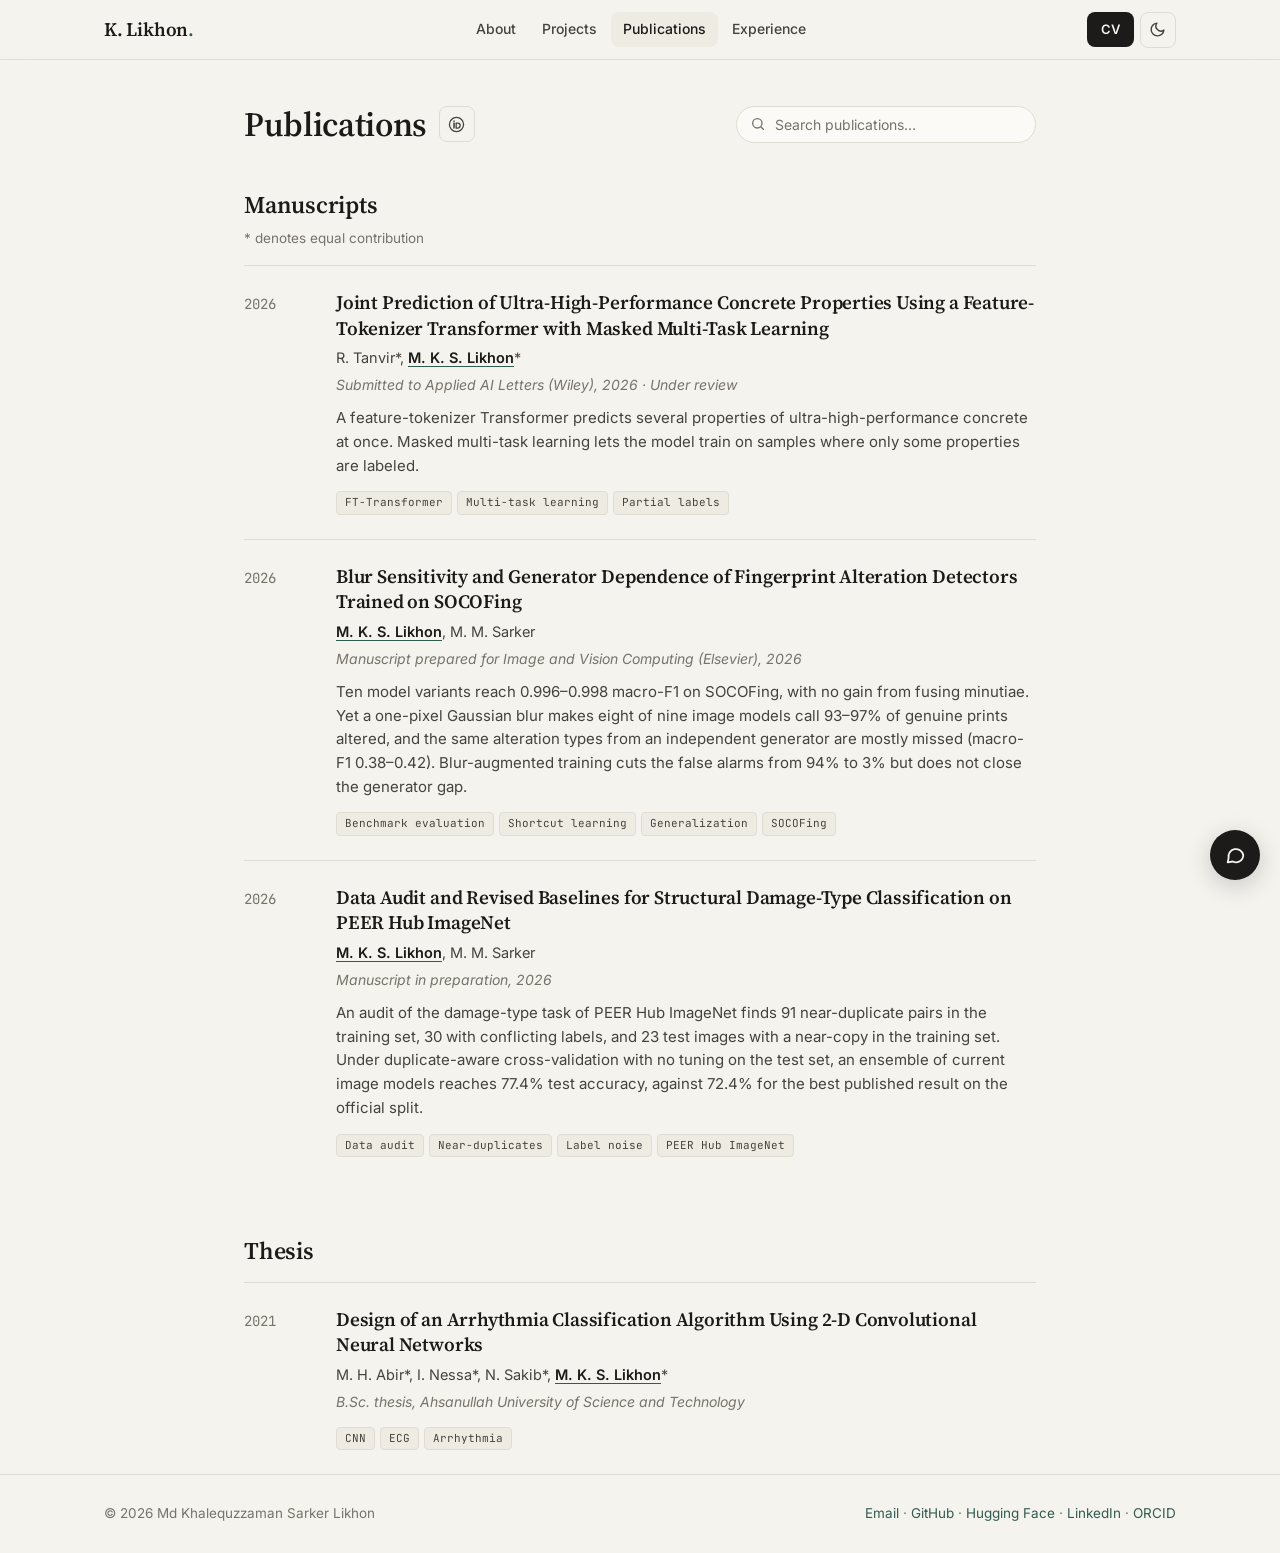
<file: publications.html>
<!DOCTYPE html>
<html lang="en" data-theme="light">
<head>
  <meta charset="UTF-8">
  <meta name="viewport" content="width=device-width, initial-scale=1.0">
  <title>Publications — Khalequzzaman Likhon</title>
  <meta name="description" content="Manuscripts by Md Khalequzzaman Sarker Likhon on masked multi-task learning for concrete property prediction, blur sensitivity and generator dependence of fingerprint alteration detectors, and a data audit with revised baselines for earthquake damage-type classification.">
  <meta name="author" content="Md Khalequzzaman Sarker Likhon">
  <meta name="theme-color" content="#f5f3ee">
  <script>(function(){var t;try{t=localStorage.getItem('theme')}catch(e){}if(!t){t=window.matchMedia&&matchMedia('(prefers-color-scheme: dark)').matches?'dark':'light'}document.documentElement.setAttribute('data-theme',t)})();</script>
  <link rel="stylesheet" href="css/style.css">
  <link rel="icon" href="data:image/svg+xml,<svg xmlns='http://www.w3.org/2000/svg' viewBox='0 0 64 64'><rect width='64' height='64' rx='14' fill='%232f5d50'/><text x='50%' y='54%' dominant-baseline='middle' text-anchor='middle' font-family='Georgia,serif' font-size='30' fill='white'>KL</text></svg>">
</head>
<body>
  <a class="skip-link" href="#main">Skip to content</a>

  <header class="site-nav">
    <nav class="nav-inner" aria-label="Primary">
      <a class="brand" href="index.html">K. Likhon<span>.</span></a>
      <ul class="nav-links">
        <li><a href="index.html">About</a></li>
        <li><a href="projects.html">Projects</a></li>
        <li><a href="publications.html" aria-current="page">Publications</a></li>
        <li><a href="experience.html">Experience</a></li>
        <!-- Writing hidden until the first post is published: <li><a href="blog.html">Writing</a></li> -->
      </ul>
      <div class="nav-actions">
        <a class="btn-cv" href="khalequzzamanlikhon_cv.pdf" target="_blank" rel="noopener">CV</a>
        <button class="icon-btn theme-toggle" type="button" aria-label="Switch theme" aria-pressed="false">
          <svg class="icon-moon" viewBox="0 0 24 24" fill="none" stroke="currentColor" stroke-width="2" stroke-linecap="round" stroke-linejoin="round"><path d="M21 12.8A9 9 0 1 1 11.2 3a7 7 0 0 0 9.8 9.8z"/></svg>
          <svg class="icon-sun" viewBox="0 0 24 24" fill="none" stroke="currentColor" stroke-width="2" stroke-linecap="round"><circle cx="12" cy="12" r="4"/><path d="M12 2v2M12 20v2M4.9 4.9l1.4 1.4M17.7 17.7l1.4 1.4M2 12h2M20 12h2M4.9 19.1l1.4-1.4M17.7 6.3l1.4-1.4"/></svg>
        </button>
        <button class="icon-btn menu-btn" type="button" aria-label="Open menu" aria-expanded="false" aria-controls="mobileMenu">
          <svg viewBox="0 0 24 24" fill="none" stroke="currentColor" stroke-width="2" stroke-linecap="round"><path d="M4 7h16M4 12h16M4 17h16"/></svg>
        </button>
      </div>
    </nav>
  </header>
  <div class="mobile-menu" id="mobileMenu" hidden>
    <ul>
      <li><a href="index.html">About</a></li>
      <li><a href="projects.html">Projects</a></li>
      <li><a href="publications.html" aria-current="page">Publications</a></li>
      <li><a href="experience.html">Experience</a></li>
      <!-- Writing hidden until the first post is published: <li><a href="blog.html">Writing</a></li> -->
      <li><a href="khalequzzamanlikhon_cv.pdf" target="_blank" rel="noopener">CV (PDF)</a></li>
    </ul>
  </div>

  <main id="main" class="container">
    <header class="page-header page-bar">
      <h1>Publications</h1>
      <a class="icon-btn" href="https://orcid.org/0009-0002-7048-0727" target="_blank" rel="noopener" aria-label="ORCID profile" title="ORCID"><svg viewBox="0 0 24 24" fill="none" stroke="currentColor" stroke-width="1.8"><circle cx="12" cy="12" r="10"/><path d="M8.5 10v7M8.5 7.2v.1" stroke-linecap="round" stroke-width="2.2"/><path d="M11.5 10h2.2a3.5 3.5 0 0 1 0 7h-2.2z" stroke-linejoin="round"/></svg></a>
      <div class="search-box">
        <svg viewBox="0 0 24 24" fill="none" stroke="currentColor" stroke-width="2" stroke-linecap="round" aria-hidden="true"><circle cx="11" cy="11" r="7"/><path d="m20 20-3.5-3.5"/></svg>
        <input class="search-input" type="search" placeholder="Search publications…" aria-label="Search publications" data-search-for="pubList" autocomplete="off">
      </div>
    </header>

    <div id="pubList">
    <section class="section" style="padding-top:40px" data-search-group>
      <h2 class="section-title" style="font-size:24px;margin-bottom:8px">Manuscripts</h2>
      <p class="note" style="margin:0 0 16px">* denotes equal contribution</p>

      <article class="pub reveal">
        <div class="pub-year">2026</div>
        <div>
          <h3>Joint Prediction of Ultra-High-Performance Concrete Properties Using a Feature-Tokenizer Transformer with Masked Multi-Task Learning</h3>
          <p class="pub-authors">R. Tanvir*, <span class="me">M. K. S. Likhon</span>*</p>
          <p class="pub-venue">Submitted to Applied AI Letters (Wiley), 2026 · Under review</p>
          <p class="pub-abstract">A feature-tokenizer Transformer predicts several properties of ultra-high-performance concrete at once. Masked multi-task learning lets the model train on samples where only some properties are labeled.</p>
          <div class="stack"><span>FT-Transformer</span><span>Multi-task learning</span><span>Partial labels</span></div>
        </div>
      </article>

      <article class="pub reveal">
        <div class="pub-year">2026</div>
        <div>
          <h3>Blur Sensitivity and Generator Dependence of Fingerprint Alteration Detectors Trained on SOCOFing</h3>
          <p class="pub-authors"><span class="me">M. K. S. Likhon</span>, M. M. Sarker</p>
          <p class="pub-venue">Manuscript prepared for Image and Vision Computing (Elsevier), 2026</p>
          <p class="pub-abstract">Ten model variants reach 0.996–0.998 macro-F1 on SOCOFing, with no gain from fusing minutiae. Yet a one-pixel Gaussian blur makes eight of nine image models call 93–97% of genuine prints altered, and the same alteration types from an independent generator are mostly missed (macro-F1 0.38–0.42). Blur-augmented training cuts the false alarms from 94% to 3% but does not close the generator gap.</p>
          <div class="stack"><span>Benchmark evaluation</span><span>Shortcut learning</span><span>Generalization</span><span>SOCOFing</span></div>
        </div>
      </article>

      <article class="pub reveal">
        <div class="pub-year">2026</div>
        <div>
          <h3>Data Audit and Revised Baselines for Structural Damage-Type Classification on PEER Hub ImageNet</h3>
          <p class="pub-authors"><span class="me">M. K. S. Likhon</span>, M. M. Sarker</p>
          <p class="pub-venue">Manuscript in preparation, 2026</p>
          <p class="pub-abstract">An audit of the damage-type task of PEER Hub ImageNet finds 91 near-duplicate pairs in the training set, 30 with conflicting labels, and 23 test images with a near-copy in the training set. Under duplicate-aware cross-validation with no tuning on the test set, an ensemble of current image models reaches 77.4% test accuracy, against 72.4% for the best published result on the official split.</p>
          <div class="stack"><span>Data audit</span><span>Near-duplicates</span><span>Label noise</span><span>PEER Hub ImageNet</span></div>
        </div>
      </article>
    </section>

    <section class="section" style="padding-top:56px" data-search-group>
      <h2 class="section-title" style="font-size:24px;margin-bottom:16px">Thesis</h2>

      <article class="pub reveal">
        <div class="pub-year">2021</div>
        <div>
          <h3>Design of an Arrhythmia Classification Algorithm Using 2-D Convolutional Neural Networks</h3>
          <p class="pub-authors">M. H. Abir*, I. Nessa*, N. Sakib*, <span class="me">M. K. S. Likhon</span>*</p>
          <p class="pub-venue">B.Sc. thesis, Ahsanullah University of Science and Technology</p>
          <div class="stack"><span>CNN</span><span>ECG</span><span>Arrhythmia</span></div>
        </div>
      </article>
    </section>
    </div>
    <p class="search-empty" data-empty-for="pubList" hidden>No publications match “<span class="search-term"></span>”. <button class="chip search-clear" type="button">Clear search</button></p>
  </main>

  <footer class="site-footer">
    <div class="footer-inner">
      <p>© <span id="year">2026</span> Md Khalequzzaman Sarker Likhon</p>
      <p><a href="mailto:khalequzzamanlikhon@gmail.com">Email</a> · <a href="https://github.com/khalequzzamanlikhon" target="_blank" rel="noopener">GitHub</a> · <a href="https://huggingface.co/mksl-ai" target="_blank" rel="noopener">Hugging Face</a> · <a href="https://linkedin.com/in/khalequzzaman-likhon" target="_blank" rel="noopener">LinkedIn</a> · <a href="https://orcid.org/0009-0002-7048-0727" target="_blank" rel="noopener">ORCID</a></p>
    </div>
  </footer>

  <script src="js/main.js"></script>
  <script data-goatcounter="https://khalequzzamanlikhon.goatcounter.com/count" async src="//gc.zgo.at/count.js"></script>
</body>
</html>
</file>
<file: css/style.css>
/* ============================================
   Khalequzzaman Likhon — Portfolio Stylesheet
   Two themes: warm off-white (light) and true black (dark)
   ============================================ */

@import url('https://fonts.googleapis.com/css2?family=Source+Serif+4:opsz,wght@8..60,400;8..60,600;8..60,700&family=Inter:wght@400;500;600&family=JetBrains+Mono:wght@400;500&display=swap');

:root {
  --bg: #f5f3ee;
  --surface: #fbfaf7;
  --surface-2: #eeebe3;
  --text: #1c1b19;
  --text-2: #46433d;
  --muted: #77736a;
  --border: #e0dcd1;
  --border-strong: #cdc8bb;
  --accent: #2f5d50;
  --accent-hover: #234a3f;
  --accent-soft: rgba(47, 93, 80, 0.09);
  --on-accent: #ffffff;
  --tag-research: #7a4b16;
  --tag-research-bg: rgba(160, 100, 30, 0.10);
  --tag-project: #2f4f86;
  --tag-project-bg: rgba(47, 79, 134, 0.09);
  --shadow: 0 1px 2px rgba(40, 35, 25, 0.05), 0 4px 16px rgba(40, 35, 25, 0.04);
  --nav-bg: rgba(245, 243, 238, 0.86);

  --font-serif: 'Source Serif 4', Georgia, 'Times New Roman', serif;
  --font-sans: 'Inter', -apple-system, BlinkMacSystemFont, 'Segoe UI', Helvetica, Arial, sans-serif;
  --font-mono: 'JetBrains Mono', ui-monospace, SFMono-Regular, Menlo, Consolas, monospace;

  --radius: 8px;
  --radius-lg: 14px;
  --nav-h: 60px;
  --content: 840px;
}

[data-theme="dark"] {
  --bg: #000000;
  --surface: #0b0b0b;
  --surface-2: #141414;
  --text: #ecebe7;
  --text-2: #b4b1a9;
  --muted: #7f7c75;
  --border: #222222;
  --border-strong: #333333;
  --accent: #82c7b0;
  --accent-hover: #a3dac7;
  --accent-soft: rgba(130, 199, 176, 0.10);
  --on-accent: #06120e;
  --tag-research: #e3b273;
  --tag-research-bg: rgba(227, 178, 115, 0.12);
  --tag-project: #9db8ee;
  --tag-project-bg: rgba(157, 184, 238, 0.12);
  --shadow: 0 0 0 1px rgba(255, 255, 255, 0.02);
  --nav-bg: rgba(0, 0, 0, 0.82);
  color-scheme: dark;
}

*, *::before, *::after { margin: 0; padding: 0; box-sizing: border-box; }

html { scroll-behavior: smooth; scroll-padding-top: calc(var(--nav-h) + 16px); }

body {
  font-family: var(--font-sans);
  font-size: 15px;
  line-height: 1.58;
  background: var(--bg);
  color: var(--text);
  -webkit-font-smoothing: antialiased;
  text-rendering: optimizeLegibility;
  transition: background-color .25s ease, color .25s ease;
}

img { max-width: 100%; display: block; }

[hidden] { display: none !important; }

a { color: var(--accent); text-decoration: none; }
a:hover { color: var(--accent-hover); text-decoration: underline; text-underline-offset: 3px; }

:focus-visible { outline: 2px solid var(--accent); outline-offset: 2px; border-radius: 4px; }

::selection { background: var(--accent); color: var(--on-accent); }

.skip-link {
  position: absolute; left: 16px; top: -100px;
  background: var(--accent); color: var(--on-accent);
  padding: 8px 14px; border-radius: var(--radius); z-index: 1000;
}
.skip-link:focus { top: 12px; color: var(--on-accent); }

/* ===== NAV ===== */
.site-nav {
  position: sticky; top: 0; z-index: 100;
  height: var(--nav-h);
  background: var(--nav-bg);
  backdrop-filter: saturate(160%) blur(12px);
  -webkit-backdrop-filter: saturate(160%) blur(12px);
  border-bottom: 1px solid var(--border);
}

.nav-inner {
  max-width: 1120px; height: 100%;
  margin: 0 auto; padding: 0 24px;
  display: flex; align-items: center; justify-content: space-between; gap: 16px;
}

.brand {
  font-family: var(--font-serif);
  font-weight: 600; font-size: 19px;
  color: var(--text); letter-spacing: -0.01em;
  white-space: nowrap;
}
.brand:hover { color: var(--text); text-decoration: none; }
.brand span { color: var(--accent); }

.nav-links { display: flex; align-items: center; gap: 2px; list-style: none; }

.nav-links a {
  display: block; padding: 6px 12px;
  font-size: 14px; font-weight: 500;
  color: var(--text-2); border-radius: var(--radius);
}
.nav-links a:hover { color: var(--text); background: var(--surface-2); text-decoration: none; }
.nav-links a[aria-current="page"] { color: var(--text); background: var(--surface-2); }

.nav-actions { display: flex; align-items: center; gap: 6px; }

.icon-btn {
  width: 36px; height: 36px;
  display: inline-flex; align-items: center; justify-content: center;
  background: transparent; color: var(--text-2);
  border: 1px solid var(--border); border-radius: var(--radius);
  cursor: pointer; transition: color .2s, border-color .2s, background .2s;
}
.icon-btn:hover { color: var(--text); border-color: var(--border-strong); background: var(--surface-2); }
.icon-btn svg { width: 17px; height: 17px; }

.theme-toggle .icon-sun { display: none; }
[data-theme="dark"] .theme-toggle .icon-sun { display: block; }
[data-theme="dark"] .theme-toggle .icon-moon { display: none; }

.menu-btn { display: none; }

.btn-cv {
  font-size: 13px; font-weight: 600;
  padding: 7px 14px; border-radius: var(--radius);
  background: var(--text); color: var(--bg);
}
.btn-cv:hover { color: var(--bg); text-decoration: none; opacity: .88; }

/* ===== LAYOUT ===== */
.container { max-width: var(--content); margin: 0 auto; padding: 0 24px; }
.container-wide { max-width: 1120px; margin: 0 auto; padding: 0 24px; }

main { padding-bottom: 64px; }

.section { padding-top: 48px; }

.eyebrow {
  font-family: var(--font-mono);
  font-size: 12px; font-weight: 500;
  letter-spacing: .08em; text-transform: uppercase;
  color: var(--accent);
  margin-bottom: 10px;
}

h1, h2, h3, h4 { font-family: var(--font-serif); font-weight: 600; color: var(--text); line-height: 1.2; letter-spacing: -0.01em; }

.section-title { font-size: clamp(21px, 2.4vw, 25px); margin-bottom: 10px; }
.section-lead { color: var(--text-2); font-size: 15.5px; max-width: 660px; margin-bottom: 24px; }

.section-head { display: flex; align-items: flex-end; justify-content: space-between; gap: 16px; flex-wrap: wrap; margin-bottom: 24px; }
.section-head .section-title { margin-bottom: 0; }

.link-arrow { font-size: 14px; font-weight: 500; white-space: nowrap; }

.prose p { color: var(--text-2); margin-bottom: 15px; font-size: 15.5px; }
.prose p:last-child { margin-bottom: 0; }
.prose strong { color: var(--text); font-weight: 600; }

.page-header { padding-top: 44px; padding-bottom: 6px; }
.page-header h1 { font-size: clamp(27px, 3.6vw, 34px); margin-bottom: 10px; }
.page-header p { color: var(--text-2); font-size: 16px; max-width: 660px; }

.rule { height: 1px; background: var(--border); margin: 40px 0 0; border: 0; }

/* ===== HERO ===== */
.hero { padding-top: 48px; }

.hero-grid {
  display: grid;
  grid-template-columns: 1fr 240px;
  gap: 44px; align-items: center;
}

.hero h1 {
  font-size: clamp(31px, 4.4vw, 42px);
  line-height: 1.08; letter-spacing: -0.02em;
  margin-bottom: 18px;
}

.hero-tagline {
  font-family: var(--font-serif);
  font-size: clamp(17px, 1.9vw, 19px);
  line-height: 1.45; color: var(--text-2);
  margin-bottom: 22px; max-width: 620px;
}
.hero-tagline em { color: var(--text); font-style: italic; }

.hero-meta { display: flex; flex-wrap: wrap; gap: 8px 18px; color: var(--muted); font-size: 14px; margin-bottom: 26px; }
.hero-meta span { display: inline-flex; align-items: center; gap: 6px; }
.hero-meta svg { width: 15px; height: 15px; }

.status {
  display: inline-flex; align-items: center; gap: 10px;
  padding: 6px 12px; border-radius: 100px;
  background: var(--surface); border: 1px solid var(--border);
  font-size: 13px; color: var(--text-2);
  margin-bottom: 24px;
}
.status-dot { width: 8px; height: 8px; border-radius: 50%; background: #2fa56f; box-shadow: 0 0 0 3px rgba(47, 165, 111, .2); }

.hero-cta { display: flex; flex-wrap: wrap; gap: 10px; }

.btn {
  display: inline-flex; align-items: center; gap: 8px;
  padding: 10px 18px; border-radius: var(--radius);
  font-size: 14px; font-weight: 600;
  border: 1px solid transparent; transition: all .2s;
}
.btn svg { width: 16px; height: 16px; }
.btn-primary { background: var(--accent); color: var(--on-accent); }
.btn-primary:hover { background: var(--accent-hover); color: var(--on-accent); text-decoration: none; }
.btn-ghost { background: var(--surface); color: var(--text); border-color: var(--border); }
.btn-ghost:hover { border-color: var(--border-strong); color: var(--text); text-decoration: none; background: var(--surface-2); }

.hero-photo {
  width: 240px; aspect-ratio: 1;
  border-radius: 50%; overflow: hidden;
  border: 1px solid var(--border);
  background: var(--surface-2);
  box-shadow: var(--shadow);
}
.hero-photo img { width: 100%; height: 100%; object-fit: cover; object-position: 50% 22%; }

.social { display: flex; gap: 8px; margin-top: 22px; }

/* ===== RESEARCH INTERESTS ===== */
.interest-grid { display: grid; grid-template-columns: repeat(2, 1fr); gap: 16px; }

.interest {
  position: relative;
  padding: 20px; border-radius: var(--radius-lg);
  background: var(--surface); border: 1px solid var(--border);
  transition: border-color .2s, transform .2s;
}
.interest:hover { border-color: var(--border-strong); }

.interest-num { font-family: var(--font-mono); font-size: 12px; color: var(--muted); margin-bottom: 14px; display: block; }
.interest h3 { font-size: 18px; margin-bottom: 7px; }
.interest p { color: var(--text-2); font-size: 15px; margin-bottom: 14px; }

.interest-q {
  font-family: var(--font-serif); font-style: italic;
  color: var(--text); font-size: 15.5px; line-height: 1.5;
  padding-left: 12px; border-left: 2px solid var(--accent);
  margin-bottom: 16px;
}

.interest-evidence { font-size: 13px; color: var(--muted); }
.interest-evidence a { font-weight: 500; }

/* ===== ABOUT ===== */
.about-grid { display: grid; grid-template-columns: 1fr 250px; gap: 36px; align-items: start; }

.facts {
  background: var(--surface); border: 1px solid var(--border);
  border-radius: var(--radius-lg); padding: 20px;
  position: sticky; top: calc(var(--nav-h) + 20px);
}
.facts dt { font-family: var(--font-mono); font-size: 11px; text-transform: uppercase; letter-spacing: .08em; color: var(--muted); }
.facts dd { font-size: 14px; color: var(--text); margin: 2px 0 14px; line-height: 1.45; }
.facts dd:last-child { margin-bottom: 0; }

.principles { display: grid; grid-template-columns: repeat(3, 1fr); gap: 16px; margin-top: 32px; }
.principle { padding-top: 14px; border-top: 2px solid var(--text); }
.principle h4 { font-family: var(--font-sans); font-size: 14px; font-weight: 600; margin-bottom: 6px; }
.principle p { font-size: 14px; color: var(--text-2); line-height: 1.55; }

/* ===== NEWS ===== */
.controls { display: flex; gap: 6px; flex-wrap: wrap; }

.select, .chip {
  font-family: inherit; font-size: 13px;
  padding: 6px 12px; border-radius: 100px;
  background: var(--surface); color: var(--text-2);
  border: 1px solid var(--border); cursor: pointer;
  transition: all .2s;
}
.chip:hover { border-color: var(--border-strong); color: var(--text); }
.chip[aria-pressed="true"] { background: var(--text); color: var(--bg); border-color: var(--text); }

.news-list { list-style: none; border-top: 1px solid var(--border); }
.news-item { display: grid; grid-template-columns: 76px 72px 1fr; gap: 14px; align-items: baseline; padding: 12px 0; border-bottom: 1px solid var(--border); }
.news-date { font-family: var(--font-mono); font-size: 13px; color: var(--muted); }
.news-item .tag { margin: 0; text-align: center; }
.news-text { color: var(--text-2); font-size: 15px; line-height: 1.55; }

/* Research areas list: one bullet per line */
.interest-list { margin: 0 0 18px 20px; display: grid; gap: 6px; }
.interest-list li { font-size: 16px; color: var(--text); padding-left: 4px; }
.interest-list li::marker { color: var(--accent); }
.subhead { font-size: 18px; margin: 8px 0 14px; }
.interest .interest-num { margin-bottom: 10px; color: var(--accent); }
.interest .interest-q { margin-bottom: 12px; }

.tag {
  display: inline-block; vertical-align: 1px;
  font-family: var(--font-mono); font-size: 10.5px; font-weight: 500;
  text-transform: uppercase; letter-spacing: .05em;
  padding: 1px 7px; border-radius: 4px; margin-right: 8px;
  background: var(--accent-soft); color: var(--accent);
}
.tag.research { background: var(--tag-research-bg); color: var(--tag-research); }
.tag.project { background: var(--tag-project-bg); color: var(--tag-project); }

/* ===== CARDS / PROJECTS ===== */
.card-grid { display: grid; grid-template-columns: repeat(2, 1fr); gap: 16px; }

.card {
  display: flex; flex-direction: column;
  padding: 18px; border-radius: var(--radius-lg);
  background: var(--surface); border: 1px solid var(--border);
  color: inherit; transition: border-color .2s, transform .2s, box-shadow .2s;
}
a.card:hover { text-decoration: none; color: inherit; border-color: var(--border-strong); transform: translateY(-2px); box-shadow: var(--shadow); }

.card-kicker { font-family: var(--font-mono); font-size: 11.5px; color: var(--muted); text-transform: uppercase; letter-spacing: .06em; margin-bottom: 10px; }
.card h3 { font-size: 18px; margin-bottom: 7px; }
.card p { font-size: 14.5px; color: var(--text-2); line-height: 1.6; flex: 1; }

.highlight {
  margin-top: 14px; padding: 10px 12px;
  font-size: 13.5px; color: var(--text);
  background: var(--accent-soft); border-radius: var(--radius);
}
.highlight b { color: var(--accent); font-weight: 600; }

.stack { display: flex; flex-wrap: wrap; gap: 5px; margin-top: 14px; }
.stack span {
  font-family: var(--font-mono); font-size: 11px;
  padding: 2px 8px; border-radius: 4px;
  background: var(--surface-2); color: var(--text-2);
  border: 1px solid var(--border);
}

.card-links { display: flex; gap: 14px; margin-top: 16px; font-size: 13.5px; font-weight: 500; }

/* Project entries (projects page) */
.project-group { margin-top: 40px; }
.project-group > h2 { font-size: 20px; margin-bottom: 6px; }
.project-group > p { color: var(--text-2); margin-bottom: 20px; }

.project {
  display: grid; grid-template-columns: 1fr; gap: 6px;
  padding: 20px 0; border-top: 1px solid var(--border);
}
.project-top { display: flex; justify-content: space-between; align-items: baseline; gap: 12px; flex-wrap: wrap; }
.project h3 { font-size: 19px; }
.project-sub { color: var(--muted); font-size: 14px; font-family: var(--font-mono); }
.project p { color: var(--text-2); font-size: 15.5px; }
.project ul { margin: 6px 0 0 18px; color: var(--text-2); font-size: 15px; }
.project li { margin-bottom: 6px; }
.project li::marker { color: var(--accent); }

/* Project rows: thumbnail on the left, title, repo link and summary on the right */
.project-list { list-style: none; border-top: 1px solid var(--border); }
.project-row {
  display: grid; grid-template-columns: 150px minmax(0, 1fr); gap: 20px; align-items: start;
  padding: 22px 0; border-bottom: 1px solid var(--border);
}
.project-thumb {
  display: block; aspect-ratio: 4 / 3; overflow: hidden;
  border-radius: var(--radius); border: 1px solid var(--border); background: var(--surface-2);
}
.project-thumb img { width: 100%; height: 100%; object-fit: cover; transition: transform .3s ease; }
.project-thumb:hover img { transform: scale(1.04); }
.project-body h3 { font-size: 18.5px; line-height: 1.3; margin-bottom: 4px; }
.project-body h3 a { color: var(--text); }
.project-body h3 a:hover { color: var(--accent); }
.project-num { color: var(--muted); }
.repo-links { display: flex; flex-wrap: wrap; gap: 0 18px; }
.repo-link {
  display: inline-block; margin-bottom: 8px;
  font-size: 13.5px; font-weight: 500;
  text-decoration: underline; text-decoration-color: var(--border-strong); text-underline-offset: 3px;
}
.repo-link:hover { text-decoration-color: currentColor; }
.project-body p { color: var(--text-2); font-size: 15px; line-height: 1.62; }
.project-body p strong { color: var(--text); font-weight: 600; }
.project-body .stack { margin-top: 12px; }

.project-list-compact .project-row { grid-template-columns: 128px minmax(0, 1fr); gap: 18px; padding: 18px 0; }
.project-list-compact .project-body h3 { font-size: 17px; }
.project-list-compact .project-body p { font-size: 14.5px; }

@media (max-width: 520px) {
  .project-row, .project-list-compact .project-row { grid-template-columns: 92px minmax(0, 1fr); gap: 14px; }
  .project-body h3, .project-list-compact .project-body h3 { font-size: 16.5px; }
}

.badge {
  font-family: var(--font-mono); font-size: 11px; font-weight: 500;
  padding: 3px 9px; border-radius: 100px;
  border: 1px solid var(--border); color: var(--text-2);
  white-space: nowrap;
}
.badge.prod { border-color: transparent; background: var(--accent-soft); color: var(--accent); }

.filter-bar { display: flex; gap: 6px; flex-wrap: wrap; margin-top: 28px; }

/* Search (projects, publications) */
.search-box { position: relative; max-width: 420px; margin-top: 28px; }
.search-box svg {
  position: absolute; left: 14px; top: 50%; transform: translateY(-50%);
  width: 16px; height: 16px; color: var(--muted); pointer-events: none;
}
.search-input {
  width: 100%; font-family: inherit; font-size: 14px;
  padding: 9px 14px 9px 38px; border-radius: 100px;
  background: var(--surface); color: var(--text);
  border: 1px solid var(--border); transition: border-color .2s, box-shadow .2s;
}
.search-input::placeholder { color: var(--muted); }
.search-input:hover { border-color: var(--border-strong); }
.search-input:focus { outline: none; border-color: var(--accent); box-shadow: 0 0 0 3px var(--accent-soft); }
/* Title, profile link and search on one line (projects, publications) */
.page-bar { display: flex; align-items: center; gap: 12px; flex-wrap: wrap; }
.page-bar h1 { margin: 0; }
.page-bar .icon-btn { margin-right: auto; }
.page-bar .search-box { margin-top: 0; flex: 0 1 300px; }
@media (max-width: 520px) { .page-bar .search-box { flex-basis: 100%; } }
.search-empty { display: flex; align-items: center; gap: 12px; flex-wrap: wrap; margin-top: 32px; color: var(--text-2); }

/* ===== PUBLICATIONS ===== */
.pub { padding: 24px 0; border-top: 1px solid var(--border); display: grid; grid-template-columns: 72px 1fr; gap: 20px; }
.pub-year { font-family: var(--font-mono); font-size: 14px; color: var(--muted); padding-top: 3px; }
.pub h3 { font-size: 19px; margin-bottom: 6px; line-height: 1.35; }
.pub-authors { font-size: 14.5px; color: var(--text-2); margin-bottom: 4px; }
.pub-authors .me { color: var(--text); font-weight: 600; text-decoration: underline; text-decoration-color: var(--accent); text-underline-offset: 3px; }
.pub-venue { font-size: 14px; color: var(--muted); font-style: italic; margin-bottom: 10px; }
.pub-abstract { font-size: 15px; color: var(--text-2); margin-bottom: 10px; }
.note { font-size: 13.5px; color: var(--muted); margin-top: 24px; }

/* ===== WRITING ===== */
.post { display: block; padding: 24px 0; border-top: 1px solid var(--border); color: inherit; }
.post-meta { display: flex; gap: 10px; align-items: center; margin-bottom: 8px; font-size: 13px; color: var(--muted); flex-wrap: wrap; }
.post h3 { font-size: 21px; margin-bottom: 8px; }
.post p { color: var(--text-2); font-size: 15.5px; }

/* ===== EXPERIENCE / TIMELINE ===== */
.timeline { list-style: none; position: relative; margin-top: 12px; }
.timeline::before { content: ''; position: absolute; left: 5px; top: 10px; bottom: 10px; width: 1px; background: var(--border-strong); }

.tl-item { position: relative; padding: 0 0 30px 32px; }
.tl-item:last-child { padding-bottom: 0; }
.tl-item::before {
  content: ''; position: absolute; left: 0; top: 8px;
  width: 11px; height: 11px; border-radius: 50%;
  background: var(--bg); border: 2px solid var(--accent);
}
.tl-head { display: flex; justify-content: space-between; align-items: baseline; gap: 12px; flex-wrap: wrap; }
.tl-head h3 { font-size: 22px; }
.tl-date { font-family: var(--font-mono); font-size: 13px; color: var(--muted); }
.tl-org { color: var(--text-2); font-weight: 500; margin-bottom: 12px; }

.subsystem { margin-top: 18px; }
.subsystem h4 { font-family: var(--font-sans); font-size: 15px; font-weight: 600; margin-bottom: 6px; }
.subsystem ul, .plain-list { margin-left: 18px; color: var(--text-2); font-size: 15px; }
.subsystem li, .plain-list li { margin-bottom: 6px; }
.subsystem li::marker, .plain-list li::marker { color: var(--accent); }

.skills { display: grid; grid-template-columns: repeat(2, 1fr); gap: 20px 32px; }
.skill-cat h4 { font-family: var(--font-mono); font-size: 12px; font-weight: 500; text-transform: uppercase; letter-spacing: .07em; color: var(--muted); margin-bottom: 8px; }
.skill-cat .stack { margin-top: 0; }
.skill-cat .stack span { font-size: 12px; padding: 3px 9px; }

.two-col { display: grid; grid-template-columns: 1fr 1fr; gap: 32px; }
.mini h3 { font-size: 20px; margin-bottom: 12px; }

/* ===== CONTACT ===== */
.contact {
  margin-top: 52px; padding: 28px;
  border-radius: var(--radius-lg);
  background: var(--surface); border: 1px solid var(--border);
  display: grid; grid-template-columns: 1fr auto; gap: 24px; align-items: center;
}
.contact h2 { font-size: 28px; margin-bottom: 8px; }
.contact p { color: var(--text-2); max-width: 520px; }

/* ===== FOOTER ===== */
.site-footer { border-top: 1px solid var(--border); padding: 28px 0; }
.visit-count { color: var(--muted); }
.visit-count b { font-family: var(--font-mono); font-weight: 500; color: var(--text-2); }
.footer-inner {
  max-width: 1120px; margin: 0 auto; padding: 0 24px;
  display: flex; justify-content: space-between; align-items: center; gap: 16px; flex-wrap: wrap;
  font-size: 13.5px; color: var(--muted);
}
.footer-inner .social { margin-top: 0; }

/* ===== REVEAL ===== */
@media (prefers-reduced-motion: no-preference) {
  .reveal { opacity: 0; transform: translateY(10px); transition: opacity .5s ease, transform .5s ease; }
  .reveal.in { opacity: 1; transform: none; }
}

/* ===== MOBILE MENU ===== */
.mobile-menu {
  position: fixed; top: var(--nav-h); left: 0; right: 0;
  background: var(--bg); border-bottom: 1px solid var(--border);
  padding: 12px 24px 20px; z-index: 99;
}
.mobile-menu[hidden] { display: none; }
.mobile-menu ul { list-style: none; }
.mobile-menu a { display: block; padding: 10px 0; font-size: 16px; color: var(--text); border-bottom: 1px solid var(--border); }
.mobile-menu a[aria-current="page"] { color: var(--accent); }

/* ===== HOME: PROFILE ON THE LEFT, CONTENT ON THE RIGHT ===== */
.home-layout {
  max-width: 1120px; margin: 0 auto; padding: 0 24px 64px;
  display: grid; grid-template-columns: 260px minmax(0, 1fr); gap: 56px;
}

.profile {
  position: sticky; top: var(--nav-h); align-self: start;
  padding: 36px 0 24px;
  max-height: calc(100vh - var(--nav-h)); overflow-y: auto; scrollbar-width: none;
}
.profile::-webkit-scrollbar { display: none; }

.profile-photo {
  width: 168px; aspect-ratio: 1; border-radius: 50%; overflow: hidden;
  border: 1px solid var(--border); background: var(--surface-2); box-shadow: var(--shadow);
  margin-bottom: 22px;
}
.profile-photo img { width: 100%; height: 100%; object-fit: cover; object-position: 50% 22%; }

.profile h1 { font-size: 32px; line-height: 1.1; letter-spacing: -0.02em; margin-bottom: 10px; }
.profile-tagline { font-family: var(--font-serif); font-size: 18px; line-height: 1.45; color: var(--text-2); margin-bottom: 16px; }
.profile-tagline em { color: var(--text); }
.profile .status { margin-bottom: 16px; }
.profile-meta { list-style: none; display: grid; gap: 6px; color: var(--muted); font-size: 14px; margin-bottom: 20px; }
.profile-meta li { display: flex; align-items: center; gap: 8px; }
.profile-meta svg { width: 15px; height: 15px; flex-shrink: 0; }
.profile .social { flex-wrap: wrap; margin-top: 18px; }

.home-content { padding-top: 36px; min-width: 0; }
.home-content .section { padding-top: 40px; }
.home-content .section:first-child { padding-top: 0; }
.home-content .section-title { font-size: 26px; margin-bottom: 16px; }
.home-content .section-head { margin-bottom: 20px; }
.home-content .contact { margin-top: 48px; }
.research-note { color: var(--text-2); font-size: 16px; }
.research-note em { color: var(--text); }

/* ===== CHAT (FAQ assistant) ===== */
.chat-widget { position: fixed; right: 20px; bottom: 20px; z-index: 200; }

.chat-toggle {
  width: 50px; height: 50px; border-radius: 50%;
  background: var(--text); color: var(--bg);
  border: none; cursor: pointer;
  display: flex; align-items: center; justify-content: center;
  box-shadow: 0 6px 24px rgba(0, 0, 0, .18);
  transition: transform .2s;
}
.chat-toggle:hover { transform: scale(1.06); }
.chat-toggle svg { width: 22px; height: 22px; }

.chat-panel {
  position: absolute; right: 0; bottom: 62px;
  width: 340px; height: 460px; max-height: calc(100vh - 110px);
  background: var(--surface); border: 1px solid var(--border);
  border-radius: var(--radius-lg);
  box-shadow: 0 24px 60px rgba(0, 0, 0, .18);
  display: flex; flex-direction: column; overflow: hidden;
}
.chat-panel[hidden] { display: none; }

.chat-header { padding: 13px 15px; border-bottom: 1px solid var(--border); display: flex; justify-content: space-between; align-items: start; gap: 8px; }
.chat-header h4 { font-family: var(--font-sans); font-size: 13.5px; font-weight: 600; }
.chat-header p { font-size: 11.5px; color: var(--muted); }
.chat-close { background: none; border: none; color: var(--muted); cursor: pointer; font-size: 20px; line-height: 1; }
.chat-avatar { width: 32px; height: 32px; border-radius: 50%; object-fit: cover; object-position: 50% 22%; flex-shrink: 0; }
.chat-id { display: flex; gap: 10px; align-items: center; }

.chat-messages { flex: 1; overflow-y: auto; padding: 14px; display: flex; flex-direction: column; gap: 8px; }

.msg { max-width: 88%; padding: 9px 12px; border-radius: 12px; font-size: 13px; line-height: 1.5; white-space: pre-line; }
.msg.bot { background: var(--surface-2); color: var(--text-2); align-self: flex-start; border-bottom-left-radius: 4px; }
.msg.user { background: var(--accent); color: var(--on-accent); align-self: flex-end; border-bottom-right-radius: 4px; }

.msg.typing { display: inline-flex; gap: 4px; padding: 12px 14px; }
.msg.typing span { width: 6px; height: 6px; border-radius: 50%; background: var(--muted); animation: blink 1.2s infinite ease-in-out; }
.msg.typing span:nth-child(2) { animation-delay: .15s; }
.msg.typing span:nth-child(3) { animation-delay: .3s; }
@keyframes blink { 0%, 80%, 100% { opacity: .25; } 40% { opacity: 1; } }

.quick { display: flex; flex-wrap: wrap; gap: 5px; padding: 0 14px 10px; }
.quick button {
  font-family: inherit; font-size: 11.5px;
  padding: 4px 10px; border-radius: 100px;
  background: transparent; color: var(--text-2);
  border: 1px solid var(--border); cursor: pointer;
}
.quick button:hover { border-color: var(--accent); color: var(--accent); }

.chat-form { display: flex; gap: 6px; padding: 10px 14px; border-top: 1px solid var(--border); }
.chat-form input {
  flex: 1; font: inherit; font-size: 13px;
  padding: 8px 12px; border-radius: 100px;
  background: var(--bg); color: var(--text);
  border: 1px solid var(--border); outline: none;
}
.chat-form input:focus { border-color: var(--accent); }
.chat-form button {
  width: 36px; height: 36px; border-radius: 50%;
  background: var(--accent); color: var(--on-accent);
  border: none; cursor: pointer; display: flex; align-items: center; justify-content: center;
}
.chat-form button svg { width: 16px; height: 16px; }

.msg a { color: inherit; text-decoration: underline; text-underline-offset: 2px; word-break: break-word; }
.chat-reset { background: none; border: none; color: var(--muted); cursor: pointer; font-size: 16px; line-height: 1; padding: 2px 4px; }
.chat-reset:hover, .chat-close:hover { color: var(--text); }
.chat-actions { display: flex; gap: 2px; align-items: center; }

@media (max-width: 1040px) {
  .home-layout { grid-template-columns: 230px minmax(0, 1fr); gap: 40px; }
  .home-content .card-grid { grid-template-columns: 1fr; }
}

@media (max-width: 860px) {
  .home-layout { grid-template-columns: 1fr; gap: 0; }
  .profile { position: static; max-height: none; overflow: visible; padding: 32px 0 0; }
  .profile-photo { width: 116px; }
  .home-content { padding-top: 36px; }
}

@media (max-height: 700px) and (min-width: 861px) {
  .profile { position: static; max-height: none; }
}

/* ===== RESPONSIVE ===== */
@media (max-width: 860px) {
  .nav-links, .nav-actions .btn-cv { display: none; }
  .menu-btn { display: inline-flex; }

  .hero { padding-top: 32px; }
  .hero-grid { grid-template-columns: 1fr; gap: 28px; }
  .hero-photo { width: 132px; order: -1; }

  .interest-grid, .card-grid, .skills, .two-col { grid-template-columns: 1fr; }
  .about-grid { grid-template-columns: 1fr; gap: 28px; }
  .facts { position: static; }
  .principles { grid-template-columns: 1fr; }
  .contact { grid-template-columns: 1fr; padding: 26px; }
  .section { padding-top: 40px; }
}

@media (max-width: 520px) {
  .container, .container-wide, .nav-inner, .footer-inner { padding-left: 16px; padding-right: 16px; }
  .news-item { grid-template-columns: auto auto 1fr; gap: 4px 10px; }
  .news-item .news-text { grid-column: 1 / -1; }
  .pub { grid-template-columns: 1fr; gap: 4px; }
  .chat-widget { right: 14px; bottom: 14px; }
  .chat-panel { width: calc(100vw - 28px); }
  .prose p { font-size: 16px; }
}
</file>
